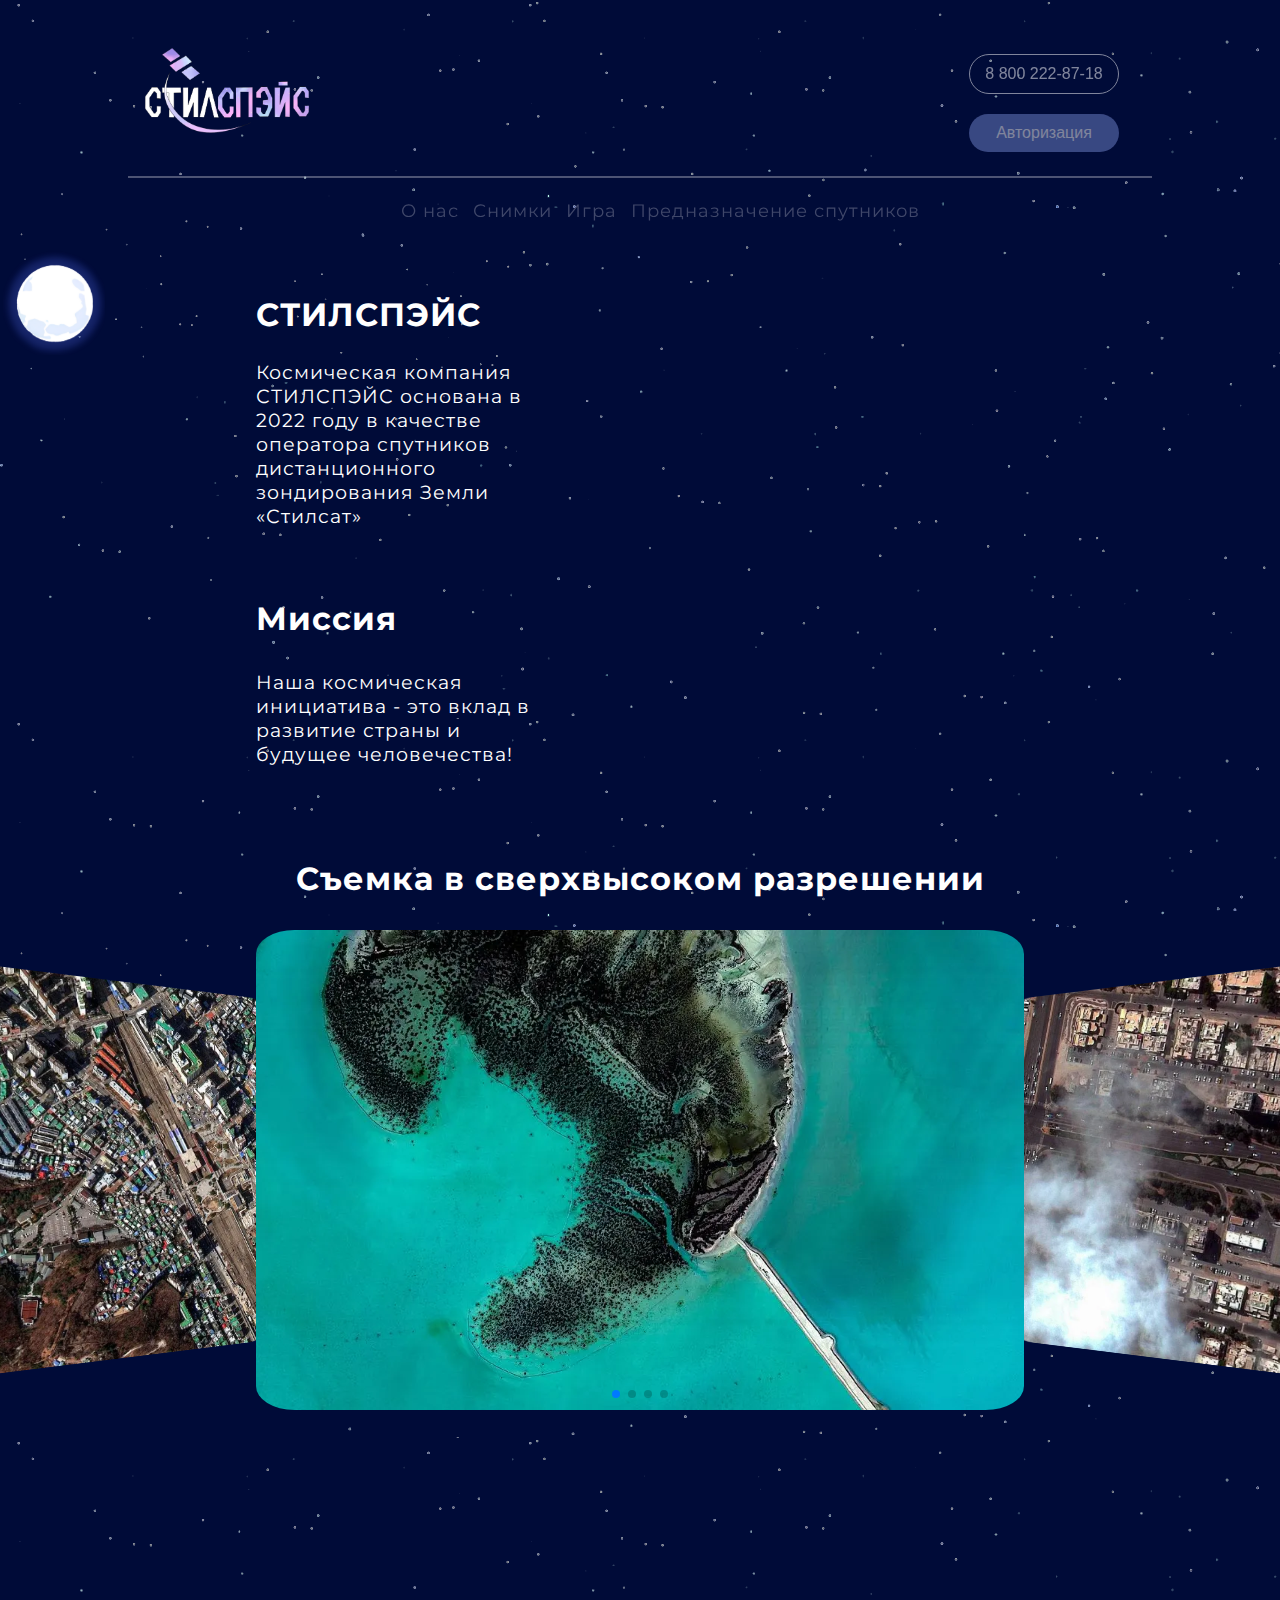
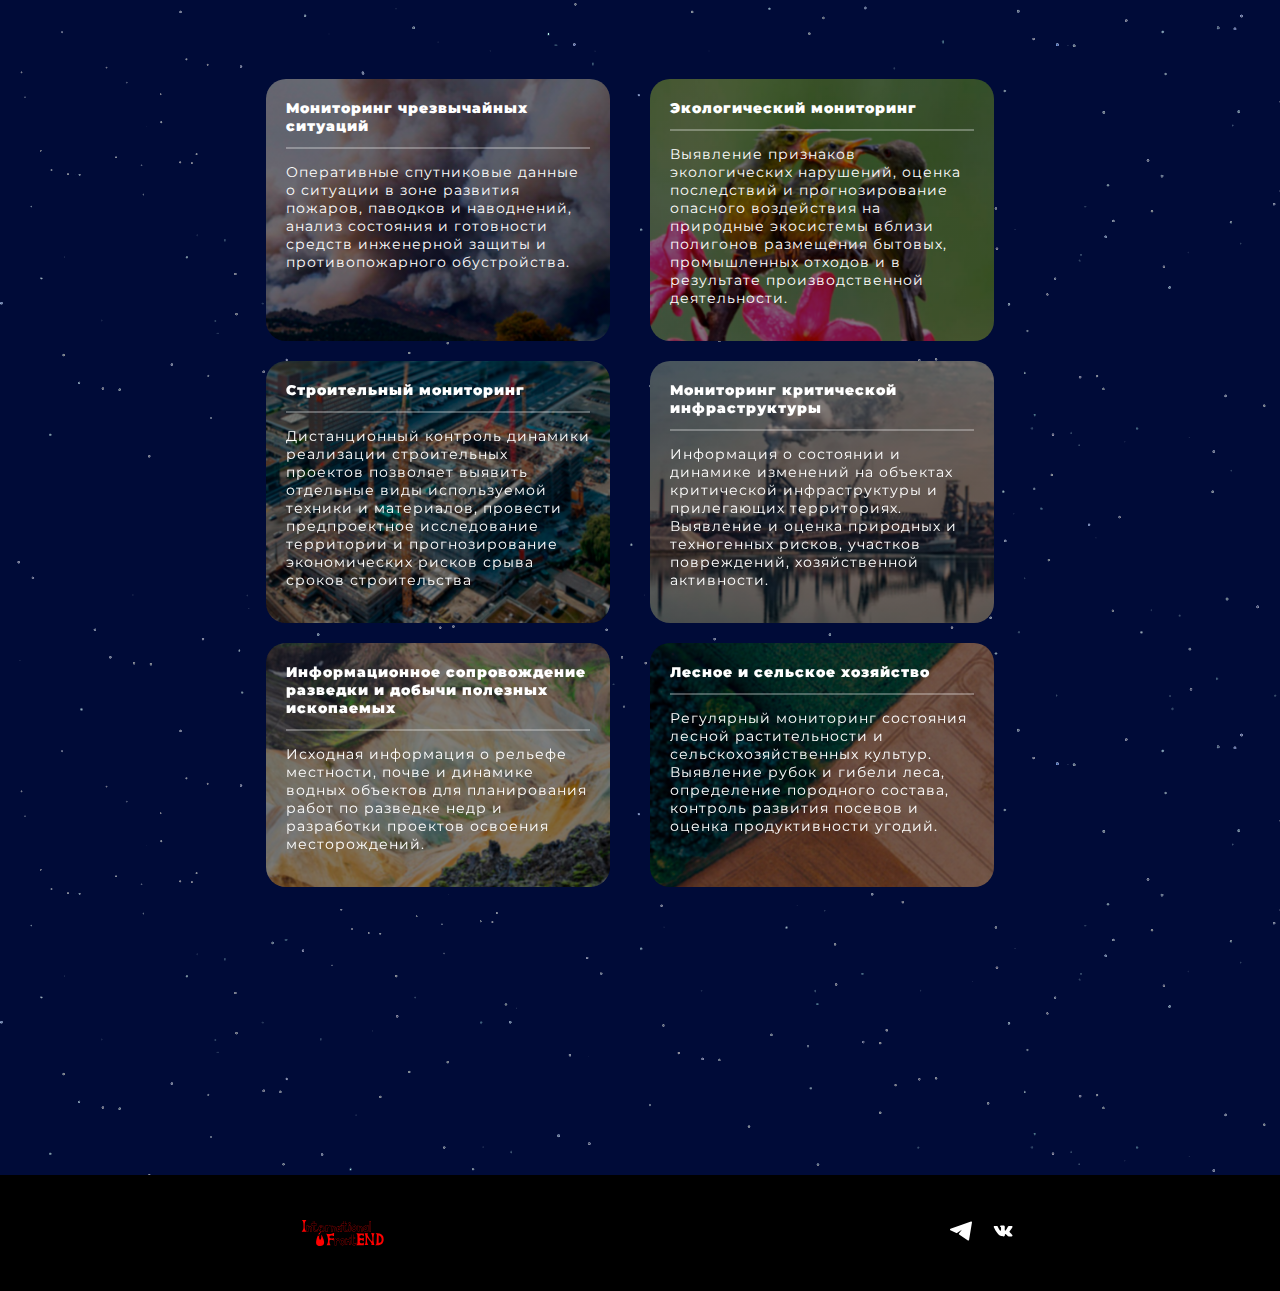
<file: index.html>
<!DOCTYPE html>
<html lang="en">

<head>
    <meta charset="UTF-8">
    <meta name="viewport" content="width=device-width, initial-scale=1.0">
    <title>Stilspace</title>
    <link rel="stylesheet" href="./style.css">
    <link rel="stylesheet" href="./screen.css">
    <link rel="stylesheet"
        href="https://fonts.googleapis.com/css2?family=Material+Symbols+Outlined:opsz,wght,FILL,GRAD@20..48,100..700,0..1,-50..200">
    <link rel="stylesheet" href="https://unpkg.com/swiper/swiper-bundle.min.css" />
    <link rel="icon" href="icon/Stutnik16x16.ico">
</head>

<body>

    <header>
        <div class="contact-inform">
            <img class="header__steelspace-logo" src="./imgs/stilspace-logo.png">
            <ul class="contact">
                <li class="contact-li">
                    <button class="light-blue-btn opacity-btn" type="button">8 800 222-87-18</button>
                </li>
                <li class="contact-li">
                    <button class="light-blue-btn" type="button">Авторизация</button>
                </li>
            </ul>
        </div>

        <nav>
            <ul>
                <li class="nav__items"><a href="#about-us">О нас</a></li>
                <li class="nav__items"><a href="#img-id">Снимки</a></li>
                <li class="nav__items"><a href="./game/min.html">Игра</a></li>
                <li class="nav__items"><a href="#articleID">Предназначение спутников</a></li>
                <!--<li class="nav__items"></li>-->
            </ul>
        </nav>
    </header>

    <img id="meteor" src="./imgs/meteor.png">
    <img id="moon" src="./imgs/moon.png" width alt="Луна">

    <main>
        <div class="main__wrapper">
            <article class="about-us" id="about-us">
                <div class="about-inform">
                    <h2 class="h-about">СТИЛСПЭЙС</h2>
                    <p class="p-about">
                        Космическая компания СТИЛСПЭЙС основана в 2022 году в качестве оператора
                        спутников дистанционного зондирования Земли «Стилсат»
                    </p>
                </div>
                <div class="mission">
                    <h3 class="h-mission element-animation">Миссия</h3>
                    <p class="p-about element-animation">
                        Наша космическая инициатива - это вклад
                        в развитие страны и будущее человечества!
                    </p>
                </div>
            </article>
            <h2 id="img-id" class="h-slide element-animation">Cъемка в сверхвысоком разрешении</h2>
            <div class="swiper-container">
                <div class="swiper-wrapper">
                    <img class="swiper-slide" src="./imgs/earthIMG/earth1.webp"> <!-- switch-IMG -->
                    <img class="swiper-slide" src="./imgs/earthIMG/earth2.webp">
                    <img class="swiper-slide" src="./imgs/earthIMG/earth3.webp">
                    <img class="swiper-slide" src="./imgs/earthIMG/earth4.webp">
                </div>

                <div class="swiper-pagination"></div>
            </div>
            <h2 class="h-card element-animation">Предназначение спутников</h2>
            <article id="articleID" class="block-card">
                <div class="card text-bg-primary mb-3" style="max-width: 19rem;">
                    <div class="card-header">Мониторинг чрезвычайных ситуаций</div>
                    <div class="card-body">
                        <p class="card-text">Оперативные спутниковые данные о ситуации в зоне развития пожаров, паводков
                            и наводнений, анализ состояния и готовности средств инженерной защиты и противопожарного
                            обустройства.</p>
                    </div>
                </div>
                <div class="card text-bg-secondary mb-3" style="max-width: 19rem;">
                    <div class="card-header">Экологический мониторинг</div>
                    <div class="card-body">
                        <p class="card-text">Выявление признаков экологических нарушений, оценка последствий и
                            прогнозирование опасного воздействия на природные экосистемы вблизи полигонов размещения
                            бытовых, промышленных отходов и в результате производственной деятельности.</p>
                    </div>
                </div>
                <div class="card text-bg-success mb-3" style="max-width: 19rem;">
                    <div class="card-header">Строительный мониторинг</div>
                    <div class="card-body">
                        <p class="card-text">Дистанционный контроль динамики реализации строительных проектов позволяет
                            выявить отдельные виды используемой техники и материалов, провести предпроектное
                            исследование территории и прогнозирование экономических рисков срыва сроков строительства
                        </p>
                    </div>
                </div>
                <div class="card text-bg-danger mb-3" style="max-width: 19rem;">
                    <div class="card-header">Мониторинг критической инфраструктуры</div>
                    <div class="card-body">
                        <p class="card-text">Информация о состоянии и динамике изменений на объектах критической
                            инфраструктуры и прилегающих территориях. Выявление и оценка природных и техногенных рисков,
                            участков повреждений, хозяйственной активности.</p>
                    </div>
                </div>
                <div class="card text-bg-warning mb-3" style="max-width: 19rem;">
                    <div class="card-header">Информационное сопровождение разведки и добычи полезных ископаемых</div>
                    <div class="card-body">
                        <p class="card-text">Исходная информация о рельефе местности, почве и динамике водных объектов
                            для планирования работ по разведке недр и разработки проектов освоения месторождений.</p>
                    </div>
                </div>
                <div class="card text-bg-info mb-3" style="max-width: 19rem;">
                    <div class="card-header">Лесное и сельское хозяйство</div>
                    <div class="card-body">
                        <p class="card-text">Регулярный мониторинг состояния лесной растительности и
                            сельскохозяйственных культур. Выявление рубок и гибели леса, определение породного состава,
                            контроль развития посевов и оценка продуктивности угодий.</p>
                    </div>
                </div>
            </article>
    </main>

    <footer>
        <div class="div-footer">
            <ul class="ul-footer">
                <li class="li-footer"><img class="svg-logo" src="imgs/logo-team.svg" alt="Логотип команды"></li>
            </ul>
    
            <ul class="ul-footer">
                <li class="li-footer"><img class="social" src="imgs/telegram-footer.svg" alt="Телеграм"></li>
                <li class="li-footer"><img class="social" src="imgs/vk-footer.svg" alt="Вконтакте"></li>
            </ul>
        </div>
    </footer>

    <div id="eater"></div>
    <script src="scrips.js"></script>
    <script src="https://unpkg.com/swiper/swiper-bundle.min.js"></script>
    <script>
        var swiper = new Swiper('.swiper-container', {
        
            effect: 'coverflow',
            grabCursor: true,
            centeredSlides: true,
            slidesPerView: 'auto',
            speed: 1000,
            autoplay: {
                delay: 2500,
                disableOnInteraction: false,
            },
            coverflowEffect: {
                rotate: 50,
                stretch: 0,
                depth: 200,
                modifier: 1,
                slideShadows: true,
            },
            pagination: {
                el: '.swiper-pagination',
                clickable: true,
            },
            loop: true,
        });
    </script>
</body>

</html>
</file>
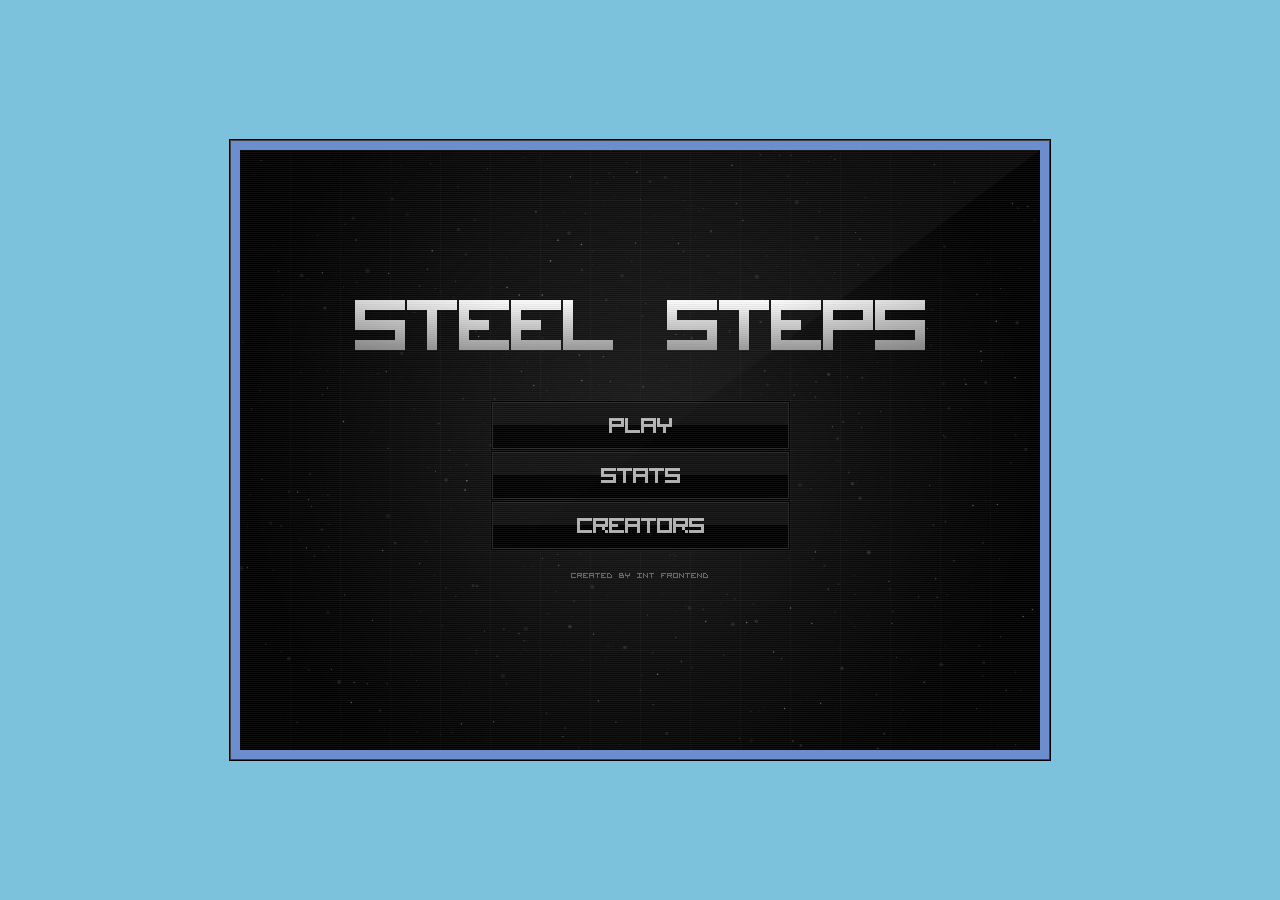
<file: game/min.html>
<!doctype html><html><head><title>Radius Raid</title><link rel="shortcut icon" id="favicon"/><style>body{background: rgba(45, 157, 201, 0.624);}#wrap{background: #6c8ece;box-shadow: inset 0 0 0 1px #404040, 0 0 0 1px #000;left: 50%;opacity: 0;padding: 10px;position: absolute;top: 50%;transition: opacity 1.5s;}.loaded #wrap{opacity: 1;}#wrap-inner{background: #000;overflow: hidden;position: relative;}canvas{cursor: crosshair;display: block;left: 0;position: absolute;top: 0;}</style></head><body><div id="wrap"><div id="wrap-inner"><canvas id="cbg1"></canvas><canvas id="cbg2"></canvas><canvas id="cbg3"></canvas><canvas id="cbg4"></canvas><canvas id="cmg"></canvas><canvas id="cfg"></canvas></div></div><script>var $ = {};function J(){this.B=function(e){for(var f=0;24>f;f++)this[String.fromCharCode(97+f)]=e[f]||0;0.01>this.c&&(this.c=0.01);e=this.b+this.c+this.e;0.18>e&&(e=0.18/e,this.b*=e,this.c*=e,this.e*=e)}}
var W=new function(){this.A=new J;var e,f,d,g,l,z,K,L,M,A,m,N;this.reset=function(){var c=this.A;g=100/(c.f*c.f+0.001);l=100/(c.g*c.g+0.001);z=1-0.01*c.h*c.h*c.h;K=1E-6*-c.i*c.i*c.i;c.a||(m=0.5-c.n/2,N=5E-5*-c.o);L=0<c.l?1-0.9*c.l*c.l:1+10*c.l*c.l;M=0;A=1==c.m?0:2E4*(1-c.m)*(1-c.m)+32};this.D=function(){this.reset();var c=this.A;e=1E5*c.b*c.b;f=1E5*c.c*c.c;d=1E5*c.e*c.e+10;return e+f+d|0};this.C=function(c,O){var a=this.A,P=1!=a.s||a.v,r=0.1*a.v*a.v,Q=1+3E-4*a.w,n=0.1*a.s*a.s*a.s,X=1+1E-4*a.t,Y=1!=
a.s,Z=a.x*a.x,$=a.g,R=a.q||a.r,aa=0.2*a.r*a.r*a.r,D=a.q*a.q*(0>a.q?-1020:1020),S=a.p?(2E4*(1-a.p)*(1-a.p)|0)+32:0,ba=a.d,T=a.j/2,ca=0.01*a.k*a.k,E=a.a,F=e,da=1/e,ea=1/f,fa=1/d,a=5/(1+20*a.u*a.u)*(0.01+n);0.8<a&&(a=0.8);for(var a=1-a,G=!1,U=0,v=0,w=0,B=0,t=0,x,u=0,h,p=0,s,H=0,b,V=0,q,I=0,C=Array(1024),y=Array(32),k=C.length;k--;)C[k]=0;for(k=y.length;k--;)y[k]=2*Math.random()-1;for(k=0;k<O;k++){if(G)return k;S&&++V>=S&&(V=0,this.reset());A&&++M>=A&&(A=0,g*=L);z+=K;g*=z;g>l&&(g=l,0<$&&(G=!0));h=g;0<
T&&(I+=ca,h*=1+Math.sin(I)*T);h|=0;8>h&&(h=8);E||(m+=N,0>m?m=0:0.5<m&&(m=0.5));if(++v>F)switch(v=0,++U){case 1:F=f;break;case 2:F=d}switch(U){case 0:w=v*da;break;case 1:w=1+2*(1-v*ea)*ba;break;case 2:w=1-v*fa;break;case 3:w=0,G=!0}R&&(D+=aa,s=D|0,0>s?s=-s:1023<s&&(s=1023));P&&Q&&(r*=Q,1E-5>r?r=1E-5:0.1<r&&(r=0.1));q=0;for(var ga=8;ga--;){p++;if(p>=h&&(p%=h,3==E))for(x=y.length;x--;)y[x]=2*Math.random()-1;switch(E){case 0:b=p/h<m?0.5:-0.5;break;case 1:b=1-2*(p/h);break;case 2:b=p/h;b=0.5<b?6.28318531*
(b-1):6.28318531*b;b=0>b?1.27323954*b+0.405284735*b*b:1.27323954*b-0.405284735*b*b;b=0>b?0.225*(b*-b-b)+b:0.225*(b*b-b)+b;break;case 3:b=y[Math.abs(32*p/h|0)]}P&&(x=u,n*=X,0>n?n=0:0.1<n&&(n=0.1),Y?(t+=(b-u)*n,t*=a):(u=b,t=0),u+=t,B+=u-x,b=B*=1-r);R&&(C[H%1024]=b,b+=C[(H-s+1024)%1024],H++);q+=b}q=0.125*q*w*Z;c[k]=1<=q?32767:-1>=q?-32768:32767*q|0}return O}};
window.jsfxr=function(e){W.A.B(e);var f=W.D();e=new Uint8Array(4*((f+1)/2|0)+44);var f=2*W.C(new Uint16Array(e.buffer,44),f),d=new Uint32Array(e.buffer,0,44);d[0]=1179011410;d[1]=f+36;d[2]=1163280727;d[3]=544501094;d[4]=16;d[5]=65537;d[6]=44100;d[7]=88200;d[8]=1048578;d[9]=1635017060;d[10]=f;for(var f=f+44,d=0,g="data:audio/wav;base64,";d<f;d+=3)var l=e[d]<<16|e[d+1]<<8|e[d+2],g=g+("ABCDEFGHIJKLMNOPQRSTUVWXYZabcdefghijklmnopqrstuvwxyz0123456789+/"[l>>18]+"ABCDEFGHIJKLMNOPQRSTUVWXYZabcdefghijklmnopqrstuvwxyz0123456789+/"[l>>
12&63]+"ABCDEFGHIJKLMNOPQRSTUVWXYZabcdefghijklmnopqrstuvwxyz0123456789+/"[l>>6&63]+"ABCDEFGHIJKLMNOPQRSTUVWXYZabcdefghijklmnopqrstuvwxyz0123456789+/"[l&63]);d-=f;return g.slice(0,g.length-d)+"==".slice(0,d)};
window.requestAnimFrame=window.requestAnimationFrame||window.webkitRequestAnimationFrame||window.mozRequestAnimationFrame||function(a){window.setTimeout(a,1E3/60)};$.b={};$.h=Math.PI;$.La=2*$.h;$.b.f=function(a,b){return Math.random()*(b-a)+a};$.b.$a=function(a,b,c,d){return Math.sqrt(Math.pow(a-c,2)+Math.pow(b-d,2))};$.b.Xc=function(a,b,c,d){var f=$.ha,e=$.ia;return!(0>a+c||0+f<a||0>b+d||0+e<b)};$.b.Vb=function(a,b,c,d,f,e,g){return!(a+c<=d||a-c>=d+e||b+c<=f||b-c>=f+g)};
$.b.Ic=function(a,b,c,d){var f=$.d.x,e=$.d.y,g=$.d.e+2;return!(f<=a-g||f>=a+c+g||e<=b-g||e>=b+d+g)};$.b.fb=function(a,b,c,d,f,e){return a>=c&&a<=c+f&&b>=d&&b<=d+e};$.b.qc=function(a,b,c,d){d=0>=d?1:d;a.beginPath();a.arc(b,c,d,0,$.La,!1)};$.b.Sa=function(a,b,c,d,f){$.b.qc(a,b,c,d);a.fillStyle=f;a.fill()};$.b.Lb=function(a,b,c,d,f,e){$.b.qc(a,b,c,d);a.lineWidth=e;a.strokeStyle=f;a.stroke()};$.b.lb=function(a,b){a+="";return a.length<b?$.b.lb("0"+a,b):a};
$.b.rc=function(a){var b=Math.floor(a/60);a=Math.floor(a%60);return $.b.lb(b,2)+":"+$.b.lb(a,2)};$.b.Pa=function(a){var b=(a+"").split(".");a=b[0];for(var b=1<b.length?"."+b[1]:"",c=/(\d+)(\d{3})/;c.test(a);)a=a.replace(c,"$1,$2");return a+b};$.b.yc=function(a){return"undefined"!=typeof a};$.Ec=function(){var a=$,b;b=(b=localStorage.getItem("radiusraid"))&&JSON.parse(b);a.ea=b||{mute:0,autofire:0,score:0,level:0,rounds:0,kills:0,bullets:0,powerups:0,time:0}};
$.oc=function(){localStorage.setItem("radiusraid",JSON.stringify($.ea))};$.Lc=function(){localStorage.removeItem("radiusraid");$.Ec()};$.o={};
$.o.da={shoot:{count:10,Ka:[[2,,0.2,,0.1753,0.64,,-0.5261,,,,,,0.5522,-0.564,,,,1,,,,,0.25]]},shootAlt:{count:10,Ka:[[0,,0.16,0.18,0.18,0.47,0.0084,-0.26,,,,,,0.74,-1,,-0.76,,1,,,,,0.15]]},hit:{count:10,Ka:[[3,,0.0138,,0.2701,0.4935,,-0.6881,,,,,,,,,,,1,,,,,0.25],[0,,0.0639,,0.2425,0.7582,,-0.6217,,,,,,0.4039,,,,,1,,,,,0.25],[3,,0.0948,,0.2116,0.7188,,-0.6372,,,,,,,,,,,1,,,0.2236,,0.25]]},explosion:{count:5,Ka:[[3,,0.1164,0.88,0.37,0.06,,0.1599,,,,-0.0846,0.6485,,,,0.3963,-0.0946,1,,,,,0.25],[3,,
0.2958,0.3173,0.3093,0.0665,,0.1334,,,,,,,,,,,1,,,,,0.25]]},explosionAlt:{count:5,Ka:[[3,,0.15,0.7523,0.398,0.15,,-0.18,,0.39,0.53,-0.3428,0.6918,,,0.5792,0.6,0.56,1,,,,,0.25]]},takingDamage:{count:5,Ka:[[3,,0.1606,0.5988,0.2957,0.1157,,-0.3921,,,,,,,,,0.3225,-0.2522,1,,,,,0.25],[3,,0.1726,0.2496,0.2116,0.0623,,-0.2096,,,,,,,,,0.2665,-0.1459,1,,,,,0.25],[3,,0.1645,0.7236,0.3402,0.0317,,,,,,,,,,,,,1,,,,,0.25]]},death:{count:1,Ka:[[3,,0.51,,1,0.1372,,0.02,0.1,,,,0.89,0.7751,,,-0.16,0.32,1,0.3999,0.81,
,0.1999,0.15]]},powerup:{count:3,Ka:[[0,,0.01,,0.4384,0.2,,0.12,0.28,1,0.65,,,0.0419,,,,,1,,,,,0.4]]},levelup:{count:2,Ka:[[2,1,0.01,,0.84,0.19,,,,0.62,0.7,,,-0.7248,0.8522,,,,1,,,,,0.45]]},hover:{count:10,Ka:[[0,0.08,0.18,,,0.65,,1,1,,,0.94,1,,,,-0.3,1,1,,,0.3,0.5,0.35]]},click:{count:5,Ka:[[3,,0.18,,,1,,-1,-1,,,,,,,,,,1,,,0.64,,0.35]]}};
$.o.pa=[{value:5,speed:1.5,k:1,e:15,g:180,Ib:1,Ya:function(){this.direction="top"==this.start?$.h/2:"right"==this.start?-$.h:"bottom"==this.start?-$.h/2:0},wa:function(){var a=this.speed;$.qa&&(a=this.speed/$.sa);this.aa=Math.cos(this.direction)*a;this.q=Math.sin(this.direction)*a}},{value:10,speed:1.5,k:2,e:15,g:120,Ib:1,Ya:function(){var a=Math.floor($.b.f(0,2));this.direction="top"==this.start?a?$.h/2+$.h/4:$.h/2-$.h/4:"right"==this.start?a?-$.h+$.h/4:-$.h-$.h/4:"bottom"==this.start?a?-$.h/2+$.h/
4:-$.h/2-$.h/4:a?$.h/4:-$.h/4},wa:function(){var a=this.speed;$.qa&&(a=this.speed/$.sa);this.aa=Math.cos(this.direction)*a;this.q=Math.sin(this.direction)*a}},{value:15,speed:1.5,k:2,e:20,g:330,wa:function(){var a=this.speed;$.qa&&(a=this.speed/$.sa);var b=Math.atan2($.d.y-this.y,$.d.x-this.x);this.aa=Math.cos(b)*a;this.q=Math.sin(b)*a}},{value:20,speed:0.5,k:3,e:50,g:210,pb:1,wa:function(){var a=this.speed;$.qa&&(a=this.speed/$.sa);var b=Math.atan2($.d.y-this.y,$.d.x-this.x);this.aa=Math.cos(b)*
a;this.q=Math.sin(b)*a},dc:function(){if(this.pb)for(var a=0;4>a;a++){var b=$.nc(this.type);b.e=20;b.pb=0;b.speed=1;b.k=1;b.value=5;b.x=this.x;b.y=this.y;0==a?b.x-=45:1==a?b.x+=45:b.y=2==a?b.y-45:b.y+45;$.pa.push(b)}}},{value:25,speed:2,k:4,e:20,g:30,Ib:1,Ya:function(){this.direction="top"==this.start?$.h/2:"right"==this.start?-$.h:"bottom"==this.start?-$.h/2:0},wa:function(){var a=this.speed*$.b.f(1,2);$.qa&&(a=this.speed/$.sa);this.direction+=$.b.f(-0.15,0.15);this.aa=Math.cos(this.direction)*a;
this.q=Math.sin(this.direction)*a}},{value:30,speed:1,k:3,e:20,g:0,m:0,ja:30,wa:function(){var a=this.speed;$.qa&&(a=this.speed/$.sa);var b=Math.atan2($.d.y-this.y,$.d.x-this.x);this.aa=Math.cos(b)*a;this.q=Math.sin(b)*a}},{value:35,speed:0.25,k:8,e:80,g:150,wa:function(){var a=this.speed;$.qa&&(a=this.speed/$.sa);var b=Math.atan2($.d.y-this.y,$.d.x-this.x);this.aa=Math.cos(b)*a;this.q=Math.sin(b)*a}},{value:40,speed:2.5,k:1,e:15,g:300,wa:function(){var a=this.speed;$.qa&&(a=this.speed/$.sa);var b=
Math.atan2($.d.y-this.y,$.d.x-this.x),b=b+1*Math.cos($.fa/50);this.aa=Math.cos(b)*a;this.q=Math.sin(b)*a}},{value:45,speed:1.5,xc:0.1,k:6,e:20,g:0,m:0,ja:100,wa:function(){var a=this.speed,b=this.xc;$.qa&&(a=this.speed/$.sa,b=this.xc/$.sa);var c=$.d.x-this.x,d=$.d.y-this.y,f=Math.atan2(d,c);200<Math.sqrt(c*c+d*d)?(this.aa=Math.cos(f)*a,this.q=Math.sin(f)*a,this.fillStyle="hsla("+this.g+", "+this.m+"%, "+this.ja+"%, 0.1)",this.strokeStyle="hsla("+this.g+", "+this.m+"%, "+this.ja+"%, 1)"):(this.aa+=
$.b.f(-0.25,0.25),this.q+=$.b.f(-0.25,0.25),this.e+=b*$.j,a=$.b.f(0,360),lightness=$.b.f(50,80),this.fillStyle="hsla("+a+", 100%, "+lightness+"%, 0.2)",this.strokeStyle="hsla("+a+", 100%, "+lightness+"%, 1)")}},{value:50,speed:0.5,Ab:0.015,k:2,e:20,g:60,Ya:function(){var a=this.x-$.d.x,b=this.y-$.d.y;this.zb=Math.atan2(b,a);this.$a=Math.sqrt(a*a+b*b);0.5<Math.random()&&(this.Ab=-this.Ab)},wa:function(){var a=this.speed,b=this.Ab;$.qa&&(a=this.speed/$.sa,b=this.Ab/$.sa);this.$a-=a*$.j;this.zb+=b*$.j;
this.aa=($.d.x+Math.cos(this.zb)*this.$a-this.x)/50;this.q=($.d.y+Math.sin(this.zb)*this.$a-this.y)/50}},{value:55,speed:1,k:3,e:45,g:0,pb:1,Kb:0,hd:250,wa:function(){var a=this.speed;$.qa&&(a=this.speed/$.sa);var b=Math.atan2($.d.y-this.y,$.d.x-this.x),b=b+1*Math.cos($.fa/50);this.aa=Math.cos(b)*a;this.q=Math.sin(b)*a;this.pb&&(this.Kb<this.hd?this.Kb+=$.j:(this.Kb=0,a=$.nc(this.type),a.e=20,a.pb=0,a.speed=3,a.k=1,a.value=30,a.x=this.x,a.y=this.y,$.pa.push(a)))}},{value:60,speed:1.5,k:10,e:30,g:90,
Ya:function(){this.od=$.b.f(50,$.ha-50);this.pd=$.b.f(50,$.ia-50)},wa:function(){var a=this.speed;$.qa&&(a=this.speed/$.sa);var b=this.od-this.x,c=this.pd-this.y,d=Math.atan2(c,b);Math.sqrt(b*b+c*c)>this.speed?(this.aa=Math.cos(d)*a,this.q=Math.sin(d)*a):this.q=this.aa=0}},{value:65,speed:6,k:1,e:5,g:0,Ib:1,Ya:function(){this.e=$.b.f(15,35);this.speed=$.b.f(3,8);if(0.5<Math.random())this.direction="top"==this.start?$.h/2:"right"==this.start?-$.h:"bottom"==this.start?-$.h/2:0;else{var a=Math.floor($.b.f(0,
2));this.direction="top"==this.start?a?$.h/2+$.h/4:$.h/2-$.h/4:"right"==this.start?a?-$.h+$.h/4:-$.h-$.h/4:"bottom"==this.start?a?-$.h/2+$.h/4:-$.h/2-$.h/4:a?$.h/4:-$.h/4}},wa:function(){var a=this.speed;$.qa&&(a=this.speed/$.sa);this.aa=Math.cos(this.direction)*a;this.q=Math.sin(this.direction)*a;this.g+=10;this.ja=50;this.fillStyle="hsla("+this.g+", 100%, "+this.ja+"%, 0.2)";this.strokeStyle="hsla("+this.g+", 100%, "+this.ja+"%, 1)"}}];$.o.cb=[];
for(var h=0;h<$.o.pa.length;h++){for(var l=[],q=0;q<h+1;q++){var r=q==h?Math.floor(18.75*(h+1)):25*(h+1),r=0==h?25:r;l.push(r)}$.o.cb.push({Ta:10+7*(h+1),ab:l})}$.o.ka=[{title:"HEALTH PACK",g:0,m:0,ja:100},{title:"SLOW ENEMIES",g:200,m:0,ja:100},{title:"FAST SHOT",g:100,m:100,ja:60},{title:"TRIPLE SHOT",g:200,m:100,ja:60},{title:"PIERCE SHOT",g:0,m:100,ja:60}];
$.o.zc={1:[[,,1,,0],[,1,1,,0],[,,1,,0],[,,1,,0],[1,1,1,1,1]],2:[[1,1,1,1,0],[,,,,1],[,1,1,1,0],[1,,,,0],[1,1,1,1,1]],3:[[1,1,1,1,0],[,,,,1],[,1,1,1,1],[,,,,1],[1,1,1,1,0]],4:[[1,,,1,0],[1,,,1,0],[1,1,1,1,1],[,,,1,0],[,,,1,0]],5:[[1,1,1,1,1],[1,,,,0],[1,1,1,1,0],[,,,,1],[1,1,1,1,0]],6:[[,1,1,1,0],[1,,,,0],[1,1,1,1,0],[1,,,,1],[,1,1,1,0]],7:[[1,1,1,1,1],[,,,,1],[,,,1,0],[,,1,,0],[,,1,,0]],8:[[,1,1,1,0],[1,,,,1],[,1,1,1,0],[1,,,,1],[,1,1,1,0]],9:[[,1,1,1,0],[1,,,,1],[,1,1,1,1],[,,,,1],[,1,1,1,0]],0:[[,
1,1,1,0],[1,,,,1],[1,,,,1],[1,,,,1],[,1,1,1,0]],A:[[1,1,1,1,1],[1,,,,1],[1,1,1,1,1],[1,,,,1],[1,,,,1]],B:[[1,1,1,1,0],[1,,,1,0],[1,1,1,1,1],[1,,,,1],[1,1,1,1,1]],C:[[1,1,1,1,1],[1,,,,0],[1,,,,0],[1,,,,0],[1,1,1,1,1]],D:[[1,1,1,,0],[1,,,1,0],[1,,,,1],[1,,,,1],[1,1,1,1,1]],E:[[1,1,1,1,1],[1,,,,0],[1,1,1,,0],[1,,,,0],[1,1,1,1,1]],F:[[1,1,1,1,1],[1,,,,0],[1,1,1,,0],[1,,,,0],[1,,,,0]],G:[[1,1,1,1,1],[1,,,,0],[1,,1,1,1],[1,,,,1],[1,1,1,1,1]],H:[[1,,,,1],[1,,,,1],[1,1,1,1,1],[1,,,,1],[1,,,,1]],I:[[1,1,1,
1,1],[,,1,,0],[,,1,,0],[,,1,,0],[1,1,1,1,1]],J:[[,,,,1],[,,,,1],[,,,,1],[1,,,,1],[1,1,1,1,1]],K:[[1,,,1,0],[1,,1,,0],[1,1,1,,0],[1,,,1,0],[1,,,,1]],L:[[1,,,,0],[1,,,,0],[1,,,,0],[1,,,,0],[1,1,1,1,1]],M:[[1,,,,1],[1,1,,1,1],[1,,1,,1],[1,,,,1],[1,,,,1]],N:[[1,,,,1],[1,1,,,1],[1,,1,,1],[1,,,1,1],[1,,,,1]],O:[[1,1,1,1,1],[1,,,,1],[1,,,,1],[1,,,,1],[1,1,1,1,1]],P:[[1,1,1,1,1],[1,,,,1],[1,1,1,1,1],[1,,,,0],[1,,,,0]],Q:[[1,1,1,1,0],[1,,,1,0],[1,,,1,0],[1,,,1,0],[1,1,1,1,1]],R:[[1,1,1,1,1],[1,,,,1],[1,1,
1,1,1],[1,,,1,0],[1,,,,1]],S:[[1,1,1,1,1],[1,,,,0],[1,1,1,1,1],[,,,,1],[1,1,1,1,1]],T:[[1,1,1,1,1],[,,1,,0],[,,1,,0],[,,1,,0],[,,1,,0]],U:[[1,,,,1],[1,,,,1],[1,,,,1],[1,,,,1],[1,1,1,1,1]],V:[[1,,,,1],[1,,,,1],[1,,,,1],[,1,,1,0],[,,1,,0]],W:[[1,,,,1],[1,,,,1],[1,,1,,1],[1,1,,1,1],[1,,,,1]],X:[[1,,,,1],[,1,,1,0],[,,1,,0],[,1,,1,0],[1,,,,1]],Y:[[1,,,,1],[1,,,,1],[1,1,1,1,1],[,,1,,0],[,,1,,0]],Z:[[1,1,1,1,1],[,,,1,0],[,,1,,0],[,1,,,0],[1,1,1,1,1]]," ":[[,,,,0],[,,,,0],[,,,,0],[,,,,0],[,,,,0]],",":[[,
,,,0],[,,,,0],[,,,,0],[,,1,,0],[,,1,,0]],"+":[[,,,,0],[,,1,,0],[,1,1,1,0],[,,1,,0],[,,,,0]],"/":[[,,,,1],[,,,1,0],[,,1,,0],[,1,,,0],[1,,,,0]],":":[[,,,,0],[,,1,,0],[,,,,0],[,,1,,0],[,,,,0]],"@":[[1,1,1,1,1],[,,,,1],[1,1,1,,1],[1,,1,,1],[1,1,1,1,1]]};$.da={nb:{},lc:[],play:function(a){if(!$.sb){var b=$.da.nb[a],b=1<b.length?$.da.nb[a][Math.floor($.b.f(0,b.length))]:$.da.nb[a][0];b.Cc[b.fa].play();b.fa<b.count-1?b.fa++:b.fa=0}}};
for(var v in $.o.da)$.da.nb[v]=[],$.o.da[v].Ka.forEach(function(a,b){$.da.nb[v].push({fa:0,count:$.o.da[v].count,Cc:[]});for(var c=0;c<$.o.da[v].count;c++){var d=new Audio;d.src=jsfxr(a);$.da.lc.push(d);$.da.nb[v][b].Cc.push(d)}});$.kd=function(a){for(var b=a.text.length,c=0;c<b;c++)for(var d=$.o.zc[a.text.charAt(c)]||$.o.zc.unknown,f=0;5>f;f++)for(var e=0;5>e;e++)1===d[f][e]&&a.v.rect(a.x+e*a.scale+(5*a.scale+a.r)*c,a.y+f*a.scale,a.scale,a.scale)};
$.text=function(a){var b=5*a.scale,c=a.text.split("\n"),d=c.slice(0),f=c.length,d=d.sort(function(a,b){return b.length-a.length})[0],d=d.length*b+(d.length-1)*a.r,e=f*b+(f-1)*a.$,g=a.x,n=a.y,s=a.x+d,t=a.y+e;"center"==a.t?(g=a.x-d/2,s=a.x+d/2):"right"==a.t&&(g=a.x-d,s=a.x);"center"==a.u?(n=a.y-e/2,t=a.y+e/2):"bottom"==a.u&&(n=a.y-e,t=a.y);var x=g+d/2,y=n+e/2;if(a.i)for(var p=0;p<f;p++){var u=c[p],w=u.length*b+(u.length-1)*a.r,m=a.x,k=a.y+(b+a.$)*p;"center"==a.t?m=a.x-w/2:"right"==a.t&&(m=a.x-w);"center"==
a.u?k-=e/2:"bottom"==a.u&&(k-=e);a.ca&&(m=Math.floor(m),k=Math.floor(k));$.kd({v:a.v,x:m,y:k,text:u,r:a.r,scale:a.scale})}return{la:g,na:n,sc:x,tc:y,ra:s,ga:t,width:d,height:e}};$.Rb=function(){this.x=$.ha/2;this.y=$.ia/2;this.q=this.aa=0;this.Oa=4;this.Oa=6;this.direction=0;this.yb=0.5;this.e=10;this.k=1;this.Mb=0;this.fillStyle="#fff";this.s={Fb:5,rb:5,Fc:0.3,count:1,Aa:{size:15,lineWidth:2,cc:1,speed:10,ub:0,strokeStyle:"#fff"},Eb:0}};
$.Rb.prototype.update=function(){if(0<this.k){$.keys.state.Nb?(this.q-=this.yb*$.j,this.q<-this.Oa&&(this.q=-this.Oa)):$.keys.state.oa&&(this.q+=this.yb*$.j,this.q>this.Oa&&(this.q=this.Oa));$.keys.state.left?(this.aa-=this.yb*$.j,this.aa<-this.Oa&&(this.aa=-this.Oa)):$.keys.state.right&&(this.aa+=this.yb*$.j,this.aa>this.Oa&&(this.aa=this.Oa));this.q*=0.9;this.aa*=0.9;this.x+=this.aa*$.j;this.y+=this.q*$.j;this.x>=$.ha-this.e&&(this.x=$.ha-this.e);this.x<=this.e&&(this.x=this.e);this.y>=$.ia-this.e&&
(this.y=$.ia-this.e);this.y<=this.e&&(this.y=this.e);this.direction=Math.atan2($.w.y-this.y,$.w.x-this.x);if(this.s.rb<this.s.Fb)this.s.rb+=$.j;else if($.ob||!$.ob&&$.w.oa){$.da.play("shoot");(0<$.p[2]||0<$.p[3]||0<$.p[4])&&$.da.play("shootAlt");this.s.rb-=this.s.Fb;this.s.Eb=6;if(1<this.s.count)var a=-this.s.Fc/2,b=this.s.Fc/(this.s.count-1);else b=a=0;for(var c=this.x+Math.cos(this.direction)*(this.e+this.s.Aa.size),d=this.y+Math.sin(this.direction)*(this.e+this.s.Aa.size),f=0;f<this.s.count;f++){$.Zb++;
var e=this.s.Aa.strokeStyle;if(0<$.p[2]||0<$.p[3]||0<$.p[4])e=[],0<$.p[2]&&e.push("hsl("+$.o.ka[2].g+", "+$.o.ka[2].m+"%, "+$.o.ka[2].ja+"%)"),0<$.p[3]&&e.push("hsl("+$.o.ka[3].g+", "+$.o.ka[3].m+"%, "+$.o.ka[3].ja+"%)"),0<$.p[4]&&e.push("hsl("+$.o.ka[4].g+", "+$.o.ka[4].m+"%, "+$.o.ka[4].ja+"%)"),e=e[Math.floor($.b.f(0,e.length))];$.Ca.push(new $.Pb({x:c,y:d,speed:this.s.Aa.speed,direction:this.direction+a+f*b,cc:this.s.Aa.cc,size:this.s.Aa.size,lineWidth:this.s.Aa.lineWidth,strokeStyle:e,ub:this.s.Aa.ub}))}}this.Mb=
0;for(a=$.pa.length;a--;)b=$.pa[a],b.Fa&&$.b.$a(this.x,this.y,b.x,b.y)<=this.e+b.e&&($.ta.push(new $.Ma({x:this.x,y:this.y,count:2,Za:0,Na:0.85,Xa:2,Wa:15,Qa:0,Va:$.La,g:0,m:0})),this.Mb=1,this.k-=0.0075,$.ba.l=3,0==Math.floor($.fa)%5&&$.da.play("takingDamage"))}};
$.Rb.prototype.i=function(){if(0<this.k){if(this.Mb){var a="hsla(0, 0%, "+$.b.f(0,100)+"%, 1)";$.a.fillStyle="hsla(0, 0%, "+$.b.f(0,100)+"%, "+$.b.f(0.01,0.15)+")";$.a.fillRect(-$.screen.x,-$.screen.y,$.c,$.ch)}else 0<this.s.Eb?(this.s.Eb-=$.j,a="hsla("+$.b.f(0,359)+", 100%, "+$.b.f(20,80)+"%, 1)"):a=this.fillStyle;$.a.save();$.a.translate(this.x,this.y);$.a.rotate(this.direction-$.h/4);$.a.fillStyle=a;$.a.fillRect(0,0,this.e,this.e);$.a.restore();$.a.save();$.a.translate(this.x,this.y);$.a.rotate(this.direction-
$.h/4+$.La/3);$.a.fillStyle=a;$.a.fillRect(0,0,this.e,this.e);$.a.restore();$.a.save();$.a.translate(this.x,this.y);$.a.rotate(this.direction-$.h/4-$.La/3);$.a.fillStyle=a;$.a.fillRect(0,0,this.e,this.e);$.a.restore();$.b.Sa($.a,this.x,this.y,this.e-3,a)}};
$.Qb=function(a){for(var b in a)this[b]=a[b];this.ja=$.b.yc(this.ja)?this.ja:50;this.m=$.b.yc(this.m)?this.m:100;this.Ya=this.Ya||function(){};this.dc=this.dc||function(){};this.index=$.Qc++;this.Fa=this.jb=this.aa=this.q=0;this.Hb=a.k;this.fillStyle="hsla("+this.g+", "+this.m+"%, "+this.ja+"%, 0.1)";this.strokeStyle="hsla("+this.g+", "+this.m+"%, "+this.ja+"%, 1)";this.Ya();0<$.bb&&(this.Hb=this.k+=0.25*$.bb,this.speed+=Math.min($.d.Oa,0.25*$.bb),this.value+=5*$.bb)};
$.Qb.prototype.update=function(a){this.wa();this.x+=this.aa*$.j;this.y+=this.q*$.j;this.Ib&&!$.b.Vb(this.x,this.y,this.e+10,0,0,$.ha,$.ia)&&$.pa.splice(a,1);this.Fa=$.b.Vb(this.x,this.y,this.e,-$.screen.x,-$.screen.y,$.c,$.ch)?1:0};
$.Qb.prototype.i=function(){if(this.Fa){var a=$.fc/6;$.b.Sa($.a,this.x,this.y,this.e,this.fillStyle);$.b.Lb($.a,this.x,this.y,this.e/4+Math.cos(a)*this.e/4,this.strokeStyle,1.5);$.b.Lb($.a,this.x,this.y,this.e-0.5,this.strokeStyle,1);$.a.strokeStyle=this.strokeStyle;$.a.lineWidth=4;$.a.beginPath();$.a.arc(this.x,this.y,this.e-0.5,a+$.h,a+$.h+$.h/2);$.a.stroke();$.a.beginPath();$.a.arc(this.x,this.y,this.e-0.5,a,a+$.h/2);$.a.stroke();$.qa&&$.b.Sa($.a,this.x,this.y,this.e,"hsla("+$.b.f(160,220)+", 100%, 50%, 0.25)");
0<this.jb&&(this.jb-=$.j,$.b.Sa($.a,this.x,this.y,this.e,"hsla("+this.g+", "+this.m+"%, 75%, "+this.jb/10+")"),$.b.Lb($.a,this.x,this.y,this.e,"hsla("+this.g+", "+this.m+"%, "+$.b.f(60,90)+"%, "+this.jb/10+")",$.b.f(1,10)));this.Fa&&0<this.k&&this.k<this.Hb&&($.a.fillStyle="hsla(0, 0%, 0%, 0.75)",$.a.fillRect(this.x-this.e,this.y-this.e-6,2*this.e,3),$.a.fillStyle="hsla("+120*(this.k/this.Hb)+", 100%, 50%, 0.75)",$.a.fillRect(this.x-this.e,this.y-this.e-6,2*this.e*(this.k/this.Hb),3))}};
$.Pb=function(a){for(var b in a)this[b]=a[b];this.ec=[];this.Fa=0;$.ta.push(new $.Ma({x:this.x,y:this.y,count:1,Za:1,Na:0.75,Xa:2,Wa:10,Qa:0,Va:$.La,g:0,m:0}))};
$.Pb.prototype.update=function(a){this.x+=Math.cos(this.direction)*this.speed*$.j;this.y+=Math.sin(this.direction)*this.speed*$.j;this.ra=this.x-Math.cos(this.direction)*this.size;this.ga=this.y-Math.sin(this.direction)*this.size;for(var b=$.pa.length;b--;){var c=$.pa[b];if($.b.$a(this.x,this.y,c.x,c.y)<=c.e){if(-1==this.ec.indexOf(c.index)){$.ta.push(new $.Ma({x:this.x,y:this.y,count:Math.floor($.b.f(1,4)),Za:0,Na:0.85,Xa:5,Wa:12,Qa:this.direction-$.h-$.h/5,Va:this.direction-$.h+$.h/5,g:c.g}));this.ec.push(c.index);
var d=b,f=this.cc;c.Fa&&$.da.play("hit");c.k-=f;c.jb=10;0>=c.k&&(c.Fa&&($.Ra.push(new $.wb({x:c.x,y:c.y,e:c.e,g:c.g,m:c.m})),$.ta.push(new $.Ma({x:c.x,y:c.y,count:10,Za:c.e,Na:0.85,Xa:5,Wa:20,Qa:0,Va:$.La,g:c.g,m:c.m})),$.hb.push(new $.Ub({x:c.x,y:c.y,value:c.value,g:c.g,m:c.m,ja:60})),$.ba.l=6),c.dc(),$.jd(c.x,c.y),$.mb+=c.value,$.l.Ha++,$.Ha++,$.pa.splice(d,1));3<this.ec.length&&$.Ca.splice(a,1)}this.ub||$.Ca.splice(a,1)}}$.b.fb(this.ra,this.ga,0,0,$.ha,$.ia)||$.Ca.splice(a,1);this.Fa=$.b.fb(this.ra,
this.ga,-$.screen.x,-$.screen.y,$.c,$.ch)?1:0};$.Pb.prototype.i=function(){this.Fa&&($.a.beginPath(),$.a.moveTo(this.x,this.y),$.a.lineTo(this.ra,this.ga),$.a.lineWidth=this.lineWidth,$.a.strokeStyle=this.strokeStyle,$.a.stroke())};$.wb=function(a){for(var b in a)this[b]=a[b];this.fa=0;this.Ba=20;$.qa?$.da.play("explosionAlt"):$.da.play("explosion")};$.wb.prototype.update=function(a){this.fa>=this.Ba?$.Ra.splice(a,1):this.fa+=$.j};
$.wb.prototype.i=function(a){if($.b.Vb(this.x,this.y,this.e,-$.screen.x,-$.screen.y,$.c,$.ch)){var b=1+this.fa/(this.Ba/2)*this.e;a=$.b.f(1,this.e/2);$.b.Lb($.a,this.x,this.y,b,"hsla("+this.g+", "+this.m+"%, "+$.b.f(40,80)+"%, "+Math.min(1,Math.max(0,1-this.fa/this.Ba))+")",a);$.a.beginPath();var c=$.b.f(1,1.5);for(a=0;20>a;a++){var d=$.b.f(0,$.La);$.a.rect(this.x+Math.cos(d)*b-c/2,this.y+Math.sin(d)*b-c/2,c,c)}$.a.fillStyle="hsla("+this.g+", "+this.m+"%, "+$.b.f(50,100)+"%, 1)";$.a.fill();$.a.fillStyle=
"hsla("+this.g+", "+this.m+"%, 50%, "+Math.min(1,Math.max(0,0.03-0.03*(this.fa/this.Ba)))+")";$.a.fillRect(-$.screen.x,-$.screen.y,$.c,$.ch)}};$.Tb=function(a){for(var b in a)this[b]=a[b];a=$.text({v:$.a,x:0,y:0,text:this.title,r:1,$:0,t:"top",u:"left",scale:1,ca:0,i:0});this.pc=this.gc=8;this.width=a.width+2*this.gc;this.height=a.height+2*this.pc;this.x-=this.width/2;this.y-=this.height/2;this.direction=$.b.f(0,$.La);this.speed=$.b.f(0.5,2)};
$.Tb.prototype.update=function(a){this.x+=Math.cos(this.direction)*this.speed*$.j;this.y+=Math.sin(this.direction)*this.speed*$.j;$.b.Xc(this.x,this.y,this.width,this.height)||$.ka.splice(a,1);0<$.d.k&&$.b.Ic(this.x,this.y,this.width,this.height)&&($.da.play("powerup"),$.p[this.type]=300,$.ta.push(new $.Ma({x:this.x+this.width/2,y:this.y+this.height/2,count:15,Za:0,Na:0.85,Xa:2,Wa:15,Qa:0,Va:$.La,g:0,m:0})),$.ka.splice(a,1),$.kc++)};
$.Tb.prototype.i=function(){$.a.fillStyle="#000";$.a.fillRect(this.x-2,this.y-2,this.width+4,this.height+4);$.a.fillStyle="#555";$.a.fillRect(this.x-1,this.y-1,this.width+2,this.height+2);$.a.fillStyle="#111";$.a.fillRect(this.x,this.y,this.width,this.height);$.a.beginPath();$.text({v:$.a,x:this.x+this.gc,y:this.y+this.pc+1,text:this.title,r:1,$:0,t:"top",u:"left",scale:1,ca:0,i:!0});$.a.fillStyle="#000";$.a.fill();$.a.beginPath();$.text({v:$.a,x:this.x+this.gc,y:this.y+this.pc,text:this.title,r:1,
$:0,t:"top",u:"left",scale:1,ca:0,i:!0});$.a.fillStyle="hsl("+this.g+", "+this.m+"%, "+this.ja+"%)";$.a.fill();$.a.fillStyle="hsla(0, 0%, 100%, 0.2)";$.a.fillRect(this.x,this.y,this.width,this.height/2)};$.xb=function(a){for(var b in a)this[b]=a[b];this.x=$.c-20;this.y=$.ch-20;this.fa=0;this.Ba=240;this.Yb=0.2;0!=$.fa&&$.da.play("levelup")};$.xb.prototype.update=function(a){this.fa>=this.Ba?$.Ua.splice(a,1):this.fa+=$.j};
$.xb.prototype.i=function(){$.a.beginPath();$.text({v:$.a,x:this.x,y:this.y,text:$.b.lb(this.l,2),r:3,$:0,t:"right",u:"bottom",scale:12,ca:1,i:1});var a=this.fa<0.25*this.Ba?this.fa/(0.25*this.Ba)*this.Yb:this.fa>this.Ba-0.25*this.Ba?(this.Ba-this.fa)/(0.25*this.Ba)*this.Yb:this.Yb,a=Math.min(1,Math.max(0,a));$.a.fillStyle="hsla(0, 0%, 100%, "+a+")";$.a.fill()};$.Sb=function(a){for(var b in a)this[b]=a[b]};
$.Sb.prototype.update=function(a){this.x+=Math.cos(this.direction)*this.speed*$.j;this.y+=Math.sin(this.direction)*this.speed*$.j;this.ra=this.x-Math.cos(this.direction)*this.speed;this.ga=this.y-Math.sin(this.direction)*this.speed;this.speed*=this.Na;(!$.b.fb(this.ra,this.ga,0,0,$.ha,$.ia)||0.05>=this.speed)&&this.parent.splice(a,1);this.Fa=$.b.fb(this.ra,this.ga,-$.screen.x,-$.screen.y,$.c,$.ch)?1:0};
$.Sb.prototype.i=function(){this.Fa&&($.a.beginPath(),$.a.moveTo(this.x,this.y),$.a.lineTo(this.ra,this.ga),$.a.lineWidth=this.lineWidth,$.a.strokeStyle="hsla("+this.g+", "+this.m+"%, "+$.b.f(50,100)+"%, 1)",$.a.stroke())};
$.Ma=function(a){for(var b in a)this[b]=a[b];this.eb=[];for(a=0;a<this.count;a++){b=Math.sqrt(Math.random())*this.Za;var c=Math.random()*$.La;this.eb.push(new $.Sb({parent:this.eb,x:this.x+Math.cos(c)*b,y:this.y+Math.sin(c)*b,speed:$.b.f(this.Xa,this.Wa),Na:this.Na,direction:$.b.f(this.Qa,this.Va),lineWidth:$.b.f(0.5,1.5),g:this.g,m:this.m}))}};$.Ma.prototype.update=function(a){for(var b=this.eb.length;b--;)this.eb[b].update(b);0>=this.eb.length&&$.ta.splice(a,1)};
$.Ma.prototype.i=function(){for(var a=this.eb.length;a--;)this.eb[a].i(a)};$.Ub=function(a){for(var b in a)this[b]=a[b];this.alpha=2;this.q=0};$.Ub.prototype.update=function(a){this.q-=0.05;this.y+=this.q*$.j;this.alpha-=0.03*$.j;0>=this.alpha&&$.hb.splice(a,1)};$.Ub.prototype.i=function(){$.a.beginPath();$.text({v:$.a,x:this.x,y:this.y,text:"+"+this.value,r:1,$:0,t:"center",u:"center",scale:2,ca:0,i:1});$.a.fillStyle="hsla("+this.g+", "+this.m+"%, "+this.ja+"%, "+this.alpha+")";$.a.fill()};
$.va=function(a){for(var b in a)this[b]=a[b];$.text({v:$.a,x:0,y:0,text:this.title,r:1,$:0,t:"center",u:"center",scale:this.scale,ca:1,i:0});this.width=this.Ja;this.height=this.Ia;this.la=this.x-this.width/2;this.na=this.y-this.height/2;this.sc=this.x;this.tc=this.y;this.ra=this.x+this.width/2;this.ga=this.y+this.height/2;this.Bc=this.kb=0};
$.va.prototype.update=function(){$.b.fb($.w.la,$.w.na,this.la,this.na,this.width,this.height)?(this.kb=1,this.Bc||$.da.play("hover")):this.kb=0;(this.Bc=this.kb)&&$.w.oa&&($.da.play("click"),this.action())};
$.va.prototype.i=function(){this.kb?($.a.fillStyle="hsla(0, 0%, 10%, 1)",$.a.fillRect(Math.floor(this.la),Math.floor(this.na),this.width,this.height),$.a.strokeStyle="hsla(0, 0%, 0%, 1)",$.a.strokeRect(Math.floor(this.la)+0.5,Math.floor(this.na)+0.5,this.width-1,this.height-1,1),$.a.strokeStyle="hsla(0, 0%, 100%, 0.2)"):($.a.fillStyle="hsla(0, 0%, 0%, 1)",$.a.fillRect(Math.floor(this.la),Math.floor(this.na),this.width,this.height),$.a.strokeStyle="hsla(0, 0%, 0%, 1)",$.a.strokeRect(Math.floor(this.la)+
0.5,Math.floor(this.na)+0.5,this.width-1,this.height-1,1),$.a.strokeStyle="hsla(0, 0%, 100%, 0.15)");$.a.strokeRect(Math.floor(this.la)+1.5,Math.floor(this.na)+1.5,this.width-3,this.height-3,1);$.a.beginPath();$.text({v:$.a,x:this.sc,y:this.tc,text:this.title,r:1,$:0,t:"center",u:"center",scale:this.scale,ca:1,i:!0});$.a.fillStyle="hsla(0, 0%, 100%, 0.7)";this.kb&&($.a.fillStyle="hsla(0, 0%, 100%, 1)");$.a.fill();$.a.fillStyle="hsla(0, 0%, 100%, 0.07)";$.a.fillRect(Math.floor(this.la)+2,Math.floor(this.na)+
2,this.width-4,Math.floor((this.height-4)/2))};
$.Rc=function(){$.Ec();$.Ob=document.getElementById("wrap");$.Hc=document.getElementById("wrap-inner");$.ma=document.getElementById("cbg1");$.Da=document.getElementById("cbg2");$.Ea=document.getElementById("cbg3");$.xa=document.getElementById("cbg4");$.Bb=document.getElementById("cmg");$.ac=document.getElementById("cfg");$.qb=$.ma.getContext("2d");$.Mc=$.Da.getContext("2d");$.Nc=$.Ea.getContext("2d");$.bc=$.xa.getContext("2d");$.a=$.Bb.getContext("2d");$.ya=$.ac.getContext("2d");$.c=$.Bb.width=$.ac.width=
800;$.ch=$.Bb.height=$.ac.height=600;$.Ob.style.width=$.Hc.style.width=$.c+"px";$.Ob.style.height=$.Hc.style.height=$.ch+"px";$.Ob.style.marginLeft=-$.c/2-10+"px";$.Ob.style.marginTop=-$.ch/2-10+"px";$.ha=Math.floor(2*$.c);$.ia=Math.floor(2*$.ch);$.ma.width=Math.floor(1.1*$.c);$.ma.height=Math.floor(1.1*$.ch);$.Da.width=Math.floor(1.15*$.c);$.Da.height=Math.floor(1.15*$.ch);$.Ea.width=Math.floor(1.2*$.c);$.Ea.height=Math.floor(1.2*$.ch);$.xa.width=Math.floor(1.25*$.c);$.xa.height=Math.floor(1.25*
$.ch);$.screen={x:($.ha-$.c)/-2,y:($.ia-$.ch)/-2};$.sb=$.ea.mute;$.ob=$.ea.autofire;$.sa=3;$.keys={state:{Nb:0,oa:0,left:0,right:0,Db:0,Jb:0,tb:0},vb:{Nb:0,oa:0,left:0,right:0,Db:0,Jb:0,tb:0}};$.jc={};$.w={x:$.ha/2,y:$.ia/2,la:0,na:0,Wb:window.innerWidth/2,Xb:0,oa:0};$.buttons=[];$.n={x:20,y:$.ch-Math.floor(0.1*$.ch)-20,width:Math.floor(0.1*$.c),height:Math.floor(0.1*$.ch),scale:Math.floor(0.1*$.c)/$.ha,color:"hsla(0, 0%, 0%, 0.85)",strokeColor:"#3a3a3a"};$.$b={left:0,top:0};$.Ac=$.o.cb.length;$.gb=
{};$.state="";$.pa=[];$.Ca=[];$.Ra=[];$.ka=[];$.ta=[];$.hb=[];$.Ua=[];$.p=[];$.Dc();$.Jc();$.fd();$.Yc();$.Zc();$.$c();$.ad();$.cd();$.bd();$.ua("menu");$.loop()};
$.reset=function(){$.Qc=0;$.j=1;$.hc=0;$.Cb=0;$.fa=0;$.Gb=0;$.wc=200;$.vc=0;$.Ga=0;$.za=400;$.bb=0;$.fc=0;$.qa=0;$.screen={x:($.ha-$.c)/-2,y:($.ia-$.ch)/-2};$.ba={x:0,y:0,l:0,Oc:0.4};$.w.oa=0;$.l={current:0,Ha:0,Ta:$.o.cb[0].Ta,ab:$.o.cb[0].ab,uc:$.o.cb[0].ab.length};$.pa.length=0;$.Ca.length=0;$.Ra.length=0;$.ka.length=0;$.ta.length=0;$.hb.length=0;$.Ua.length=0;for(var a=$.p.length=0;a<$.o.ka.length;a++)$.p.push(0);$.Ha=0;$.Zb=0;$.kc=0;$.mb=0;$.d=new $.Rb;$.Ua.push(new $.xb({l:1}))};
$.bd=function(){var a=document.getElementById("favicon"),b=document.createElement("canvas"),c=b.getContext("2d"),d=[[1,1,1,1,1,,,1,1,1,1,1,1,1,1,1],[1,,,,,,,,,,,,,,,1],[1,,,,,,,,,,,,,,,1],[1,,,,,1,1,,,1,1,1,1,1,,0],[1,,,,,1,1,,,1,1,1,1,1,,0],[1,,,,,1,1,,,1,1,,,,,1],[1,,,,,1,1,,,1,1,,,,,1],[1,,,,,1,1,,,1,1,,,,,1],[1,,,,,1,1,,,1,1,,,,,1],[1,,,,,1,1,,,1,1,,,,,1],[1,,,,,1,1,,,1,1,,,,,1],[,,1,1,1,1,1,,,1,1,,,,,1],[,,1,1,1,1,1,,,1,1,,,,,1],[1,,,,,,,,,,,,,,,1],[1,,,,,,,,,,,,,,,1],[1,1,1,1,1,1,1,1,1,,,1,
1,1,1,1]];b.width=b.height=16;c.beginPath();for(var f=0;16>f;f++)for(var e=0;16>e;e++)1===d[f][e]&&c.rect(e,f,1,1);c.fill();a.href=b.toDataURL()};
$.Yc=function(){var a=$.qb.createRadialGradient($.ma.width/2,$.ma.height/2,0,$.ma.width/2,$.ma.height/2,$.ma.height);a.addColorStop(0,"hsla(0, 0%, 100%, 0.1)");a.addColorStop(0.65,"hsla(0, 0%, 100%, 0)");$.qb.fillStyle=a;$.qb.fillRect(0,0,$.ma.width,$.ma.height);for(a=2E3;a--;)$.b.Sa($.qb,$.b.f(0,$.ma.width),$.b.f(0,$.ma.height),$.b.f(0.2,0.5),"hsla(0, 0%, 100%, "+$.b.f(0.05,0.2)+")");for(a=800;a--;)$.b.Sa($.qb,$.b.f(0,$.ma.width),$.b.f(0,$.ma.height),$.b.f(0.1,0.8),"hsla(0, 0%, 100%, "+$.b.f(0.05,
0.5)+")")};$.Zc=function(){for(var a=80;a--;)$.b.Sa($.Mc,$.b.f(0,$.Da.width),$.b.f(0,$.Da.height),$.b.f(1,2),"hsla(0, 0%, 100%, "+$.b.f(0.05,0.15)+")")};$.$c=function(){for(var a=40;a--;)$.b.Sa($.Nc,$.b.f(0,$.Ea.width),$.b.f(0,$.Ea.height),$.b.f(1,2.5),"hsla(0, 0%, 100%, "+$.b.f(0.05,0.1)+")")};$.ad=function(){$.bc.fillStyle="hsla(0, 0%, 50%, 0.05)";for(var a=Math.round($.xa.height/50);a--;)$.bc.fillRect(0,50*a+25,$.xa.width,1);for(a=Math.round($.xa.width/50);a--;)$.bc.fillRect(50*a,0,1,$.xa.height)};
$.cd=function(){var a=$.ya.createRadialGradient($.c/2,$.ch/2,$.ch/3,$.c/2,$.ch/2,$.ch);a.addColorStop(0,"hsla(0, 0%, 0%, 0)");a.addColorStop(1,"hsla(0, 0%, 0%, 0.5)");$.ya.fillStyle=a;$.ya.fillRect(0,0,$.c,$.ch);$.ya.fillStyle="hsla(0, 0%, 50%, 0.1)";for(a=Math.round($.ch/2);a--;)$.ya.fillRect(0,2*a,$.c,1);a=$.ya.createLinearGradient($.c,0,0,$.ch);a.addColorStop(0,"hsla(0, 0%, 100%, 0.04)");a.addColorStop(0.75,"hsla(0, 0%, 100%, 0)");$.ya.beginPath();$.ya.moveTo(0,0);$.ya.lineTo($.c,0);$.ya.lineTo(0,
$.ch);$.ya.closePath();$.ya.fillStyle=a;$.ya.fill()};
$.dd=function(){for(var a=0;a<$.o.ka.length;a++){var b=$.o.ka[a],c=0<$.p[a];$.a.beginPath();var d=$.text({v:$.a,x:$.n.x+$.n.width+90,y:$.n.y+4+12*a,text:b.title,r:1,$:1,t:"right",u:"top",scale:1,ca:1,i:1});$.a.fillStyle=c?"hsla(0, 0%, 100%, "+(0.25+0.75*($.p[a]/300))+")":"hsla(0, 0%, 100%, 0.25)";$.a.fill();c&&(c=d.ra+5,d=d.na,$.a.fillStyle="hsl("+b.g+", "+b.m+"%, "+b.ja+"%)",$.a.fillRect(c,d,110*($.p[a]/300),5))}$.Ga<$.za&&($.Ga+=$.j,$.a.beginPath(),$.text({v:$.a,x:$.c/2-10,y:$.ch-20,text:"MOVE\nAIM/FIRE\nAUTOFIRE\nPAUSE\nMUTE",
r:1,$:17,t:"right",u:"bottom",scale:2,ca:1,i:1}),a=$.Ga<0.25*$.za?0.5*($.Ga/(0.25*$.za)):$.Ga>$.za-0.25*$.za?0.5*(($.za-$.Ga)/(0.25*$.za)):0.5,a=Math.min(1,Math.max(0,a)),$.a.fillStyle="hsla(0, 0%, 100%, "+a+")",$.a.fill(),$.a.beginPath(),$.text({v:$.a,x:$.c/2+10,y:$.ch-20,text:"WASD/ARROWS\nMOUSE\nF\nP\nM",r:1,$:17,t:"left",u:"bottom",scale:2,ca:1,i:1}),a=$.Ga<0.25*$.za?1*($.Ga/(0.25*$.za)):$.Ga>$.za-0.25*$.za?1*(($.za-$.Ga)/(0.25*$.za)):1,a=Math.min(1,Math.max(0,a)),$.a.fillStyle="hsla(0, 0%, 100%, "+
a+")",$.a.fill());0<$.p[1]&&($.a.fillStyle="hsla(200, 100%, 20%, 0.05)",$.a.fillRect(0,0,$.c,$.ch));$.a.beginPath();b=$.text({v:$.a,x:20,y:20,text:"HEALTH",r:1,$:1,t:"top",u:"left",scale:2,ca:1,i:1});$.a.fillStyle="hsla(0, 0%, 100%, 0.5)";$.a.fill();a=b.ra+10;b=b.na;$.a.fillStyle="hsla(0, 0%, 20%, 1)";$.a.fillRect(a,b,110,10);$.a.fillStyle="hsla(0, 0%, 100%, 0.25)";$.a.fillRect(a,b,110,5);$.a.fillStyle="hsla("+120*$.d.k+", 100%, 40%, 1)";$.a.fillRect(a,b,110*$.d.k,10);$.a.fillStyle="hsla("+120*$.d.k+
", 100%, 75%, 1)";$.a.fillRect(a,b,110*$.d.k,5);$.d.Mb&&0.01<$.d.k&&$.ta.push(new $.Ma({x:-$.screen.x+a+110*$.d.k,y:-$.screen.y+b+5,count:1,Za:2,Na:0.85,Xa:2,Wa:20,Qa:$.h/2-0.2,Va:$.h/2+0.2,g:120*$.d.k,m:100}));$.a.beginPath();b=$.text({v:$.a,x:a+110+40,y:20,text:"PROGRESS",r:1,$:1,t:"top",u:"left",scale:2,ca:1,i:1});$.a.fillStyle="hsla(0, 0%, 100%, 0.5)";$.a.fill();a=b.ra+10;b=b.na;$.a.fillStyle="hsla(0, 0%, 20%, 1)";$.a.fillRect(a,b,110,10);$.a.fillStyle="hsla(0, 0%, 100%, 0.25)";$.a.fillRect(a,
b,110,5);$.a.fillStyle="hsla(0, 0%, 50%, 1)";$.a.fillRect(a,b,110*($.l.Ha/$.l.Ta),10);$.a.fillStyle="hsla(0, 0%, 100%, 1)";$.a.fillRect(a,b,110*($.l.Ha/$.l.Ta),5);$.l.Ha==$.l.Ta&&$.ta.push(new $.Ma({x:-$.screen.x+a+110,y:-$.screen.y+b+5,count:30,Za:5,Na:0.95,Xa:2,Wa:25,Qa:0,Qa:$.h/2-$.h/4,Va:$.h/2+$.h/4,g:0,m:0}));$.a.beginPath();a=$.text({v:$.a,x:a+110+40,y:20,text:"SCORE",r:1,$:1,t:"top",u:"left",scale:2,ca:1,i:1});$.a.fillStyle="hsla(0, 0%, 100%, 0.5)";$.a.fill();$.a.beginPath();a=$.text({v:$.a,
x:a.ra+10,y:20,text:$.b.lb($.mb,6),r:1,$:1,t:"top",u:"left",scale:2,ca:1,i:1});$.a.fillStyle="hsla(0, 0%, 100%, 1)";$.a.fill();$.a.beginPath();a=$.text({v:$.a,x:a.ra+40,y:20,text:"BEST",r:1,$:1,t:"top",u:"left",scale:2,ca:1,i:1});$.a.fillStyle="hsla(0, 0%, 100%, 0.5)";$.a.fill();$.a.beginPath();$.text({v:$.a,x:a.ra+10,y:20,text:$.b.lb(Math.max($.ea.score,$.mb),6),r:1,$:1,t:"top",u:"left",scale:2,ca:1,i:1});$.a.fillStyle="hsla(0, 0%, 100%, 1)";$.a.fill()};
$.ed=function(){$.a.fillStyle=$.n.color;$.a.fillRect($.n.x,$.n.y,$.n.width,$.n.height);$.a.fillStyle="hsla(0, 0%, 100%, 0.1)";$.a.fillRect(Math.floor($.n.x+-$.screen.x*$.n.scale),Math.floor($.n.y+-$.screen.y*$.n.scale),Math.floor($.c*$.n.scale),Math.floor($.ch*$.n.scale));for(var a=0;a<$.pa.length;a++){var b=$.pa[a],c=$.n.x+Math.floor(b.x*$.n.scale),d=$.n.y+Math.floor(b.y*$.n.scale);$.b.fb(c+1,d+1,$.n.x,$.n.y,$.n.width,$.n.height)&&($.a.fillStyle="hsl("+b.g+", "+b.m+"%, 50%)",$.a.fillRect(c,d,2,2))}$.a.beginPath();
for(a=0;a<$.Ca.length;a++)b=$.Ca[a],c=$.n.x+Math.floor(b.x*$.n.scale),d=$.n.y+Math.floor(b.y*$.n.scale),$.b.fb(c,d,$.n.x,$.n.y,$.n.width,$.n.height)&&$.a.rect(c,d,1,1);$.a.fillStyle="#fff";$.a.fill();$.a.fillStyle=$.d.fillStyle;$.a.fillRect($.n.x+Math.floor($.d.x*$.n.scale),$.n.y+Math.floor($.d.y*$.n.scale),2,2);$.a.strokeStyle=$.n.strokeColor;$.a.strokeRect($.n.x-0.5,$.n.y-0.5,$.n.width+1,$.n.height+1)};
$.Pc=function(a){var b=Math.floor($.b.f(0,4)),c;0===b?(b=$.b.f(0,$.ha),a=-a,c="top"):1===b?(b=$.ha+a,a=$.b.f(0,$.ia),c="right"):2===b?(b=$.b.f(0,$.ha),a=$.ia+a,c="bottom"):(b=-a,a=$.b.f(0,$.ia),c="left");return{x:b,y:a,start:c}};$.nc=function(a){var b=$.o.pa[a],c=$.Pc(b.e);b.x=c.x;b.y=c.y;b.start=c.start;b.type=a;return new $.Qb(b)};$.gd=function(){for(var a=Math.floor($.fa),b=0;b<$.l.uc;b++){var c=$.l.ab[b];0<$.bb&&(c=Math.max(1,c-2*$.bb));0===a%c&&$.pa.push($.nc(b))}};
$.Vc=function(a){a.preventDefault();$.w.Wb=a.pageX;$.w.Xb=a.pageY;$.ic()};$.ic=function(){$.w.la=$.w.Wb-$.$b.left;$.w.na=$.w.Xb-$.$b.top;$.w.x=$.w.la-$.screen.x;$.w.y=$.w.na-$.screen.y};$.Uc=function(a){a.preventDefault();$.w.oa=1};$.Wc=function(a){a.preventDefault();$.w.oa=0};
$.Sc=function(a){a=a.keyCode?a.keyCode:a.which;if(38===a||87===a)$.keys.state.Nb=1;if(39===a||68===a)$.keys.state.right=1;if(40===a||83===a)$.keys.state.oa=1;if(37===a||65===a)$.keys.state.left=1;70===a&&($.keys.state.Db=1);77===a&&($.keys.state.Jb=1);80===a&&($.keys.state.tb=1)};
$.Tc=function(a){a=a.keyCode?a.keyCode:a.which;if(38===a||87===a)$.keys.state.Nb=0;if(39===a||68===a)$.keys.state.right=0;if(40===a||83===a)$.keys.state.oa=0;if(37===a||65===a)$.keys.state.left=0;70===a&&($.keys.state.Db=0);77===a&&($.keys.state.Jb=0);80===a&&($.keys.state.tb=0)};$.Dc=function(){var a=$.Bb.getBoundingClientRect();$.$b={left:a.left,top:a.top}};$.Kc=function(){"play"==$.state&&$.ua("pause")};
$.Jc=function(){window.addEventListener("mousemove",$.Vc);window.addEventListener("mousedown",$.Uc);window.addEventListener("mouseup",$.Wc);window.addEventListener("keydown",$.Sc);window.addEventListener("keyup",$.Tc);window.addEventListener("resize",$.Dc);window.addEventListener("blur",$.Kc)};$.ib=function(){$.a.clearRect(0,0,$.c,$.ch)};$.ld=function(){var a=Date.now();$.j=(a-$.hc)/(1E3/60);$.j=0>$.j?0.001:$.j;$.j=10<$.j?10:$.j;$.hc=a;$.Cb+=$.j};
$.Gc=function(){var a,b;a=$.d.x<$.c/2?$.d.x/$.c:$.d.x>$.ha-$.c/2?1-($.ha-$.d.x)/$.c:0.5;b=$.d.y<$.ch/2?$.d.y/$.ch:$.d.y>$.ia-$.ch/2?1-($.ia-$.d.y)/$.ch:0.5;a=($.c*a-$.d.x-$.screen.x)/30;b=($.ch*b-$.d.y-$.screen.y)/30;$.screen.x+=a*$.j;$.screen.y+=b*$.j;0<$.ba.l?($.ba.l-=$.ba.Oc,$.ba.l=0>$.ba.l?0:$.ba.l,$.ba.x=$.b.f(-$.ba.l,$.ba.l),$.ba.y=$.b.f(-$.ba.l,$.ba.l)):($.ba.x=0,$.ba.y=0);$.ma.style.marginLeft=-(($.ma.width-$.c)/2)-($.ma.width-$.c)/2*((-$.screen.x-($.ha-$.c)/2)/(($.ha-$.c)/2))-$.ba.x+"px";
$.ma.style.marginTop=-(($.ma.height-$.ch)/2)-($.ma.height-$.ch)/2*((-$.screen.y-($.ia-$.ch)/2)/(($.ia-$.ch)/2))-$.ba.y+"px";$.Da.style.marginLeft=-(($.Da.width-$.c)/2)-($.Da.width-$.c)/2*((-$.screen.x-($.ha-$.c)/2)/(($.ha-$.c)/2))-$.ba.x+"px";$.Da.style.marginTop=-(($.Da.height-$.ch)/2)-($.Da.height-$.ch)/2*((-$.screen.y-($.ia-$.ch)/2)/(($.ia-$.ch)/2))-$.ba.y+"px";$.Ea.style.marginLeft=-(($.Ea.width-$.c)/2)-($.Ea.width-$.c)/2*((-$.screen.x-($.ha-$.c)/2)/(($.ha-$.c)/2))-$.ba.x+"px";$.Ea.style.marginTop=
-(($.Ea.height-$.ch)/2)-($.Ea.height-$.ch)/2*((-$.screen.y-($.ia-$.ch)/2)/(($.ia-$.ch)/2))-$.ba.y+"px";$.xa.style.marginLeft=-(($.xa.width-$.c)/2)-($.xa.width-$.c)/2*((-$.screen.x-($.ha-$.c)/2)/(($.ha-$.c)/2))-$.ba.x+"px";$.xa.style.marginTop=-(($.xa.height-$.ch)/2)-($.xa.height-$.ch)/2*((-$.screen.y-($.ia-$.ch)/2)/(($.ia-$.ch)/2))-$.ba.y+"px";$.ic()};
$.md=function(){$.l.Ha>=$.l.Ta&&($.l.current+1<$.Ac?($.l.current++,$.l.Ha=0,$.l.Ta=$.o.cb[$.l.current].Ta,$.l.ab=$.o.cb[$.l.current].ab,$.l.uc=$.l.ab.length):($.l.current++,$.l.Ha=0),$.bb=$.l.current+1-$.Ac,$.Ua.push(new $.xb({l:$.l.current+1})))};
$.nd=function(){0<$.p[0]&&(1>$.d.k&&($.d.k+=0.001),1<$.d.k&&($.d.k=1),$.p[0]-=$.j);0<$.p[1]?($.qa=1,$.p[1]-=$.j):$.qa=0;0<$.p[2]?($.d.s.Fb=2,$.d.s.Aa.speed=14,$.p[2]-=$.j):($.d.s.Fb=5,$.d.s.Aa.speed=10);0<$.p[3]?($.d.s.count=3,$.p[3]-=$.j):$.d.s.count=1;0<$.p[4]?($.d.s.Aa.ub=1,$.p[4]-=$.j):$.d.s.Aa.ub=0};$.jd=function(a,b){if(0.1>Math.random()){var c=Math.floor($.b.f(0.9>$.d.k?0:1,$.o.ka.length)),d=$.o.ka[c];d.type=c;d.x=a;d.y=b;$.ka.push(new $.Tb(d))}};
$.ua=function(a){$.buttons.length=0;if("menu"==a){$.w.oa=0;$.w.Wb=0;$.w.Xb=0;$.reset();var b=new $.va({x:$.c/2+1,y:$.ch/2-24,Ja:299,Ia:49,scale:3,title:"PLAY",action:function(){$.reset();$.da.play("levelup");$.ua("play")}});$.buttons.push(b);b=new $.va({x:$.c/2+1,y:b.ga+25,Ja:299,Ia:49,scale:3,title:"STATS",action:function(){$.ua("stats")}});$.buttons.push(b);b=new $.va({x:$.c/2+1,y:b.ga+26,Ja:299,Ia:49,scale:3,title:"CREATORS",action:function(){$.ua("credits")}});$.buttons.push(b)}"stats"==a&&($.w.oa=
0,b=new $.va({x:$.c/2+1,y:426,Ja:299,Ia:49,scale:3,title:"CLEAR DATA",action:function(){$.w.oa=0;window.confirm(".")&&($.Lc(),$.w.oa=0)}}),$.buttons.push(b),b=new $.va({x:$.c/2+1,y:b.ga+25,Ja:299,Ia:49,scale:3,title:"MENU",action:function(){$.ua("menu")}}),$.buttons.push(b));"credits"==a&&($.w.oa=0,b=new $.va({x:$.c/2+1,y:476,Ja:299,Ia:49,scale:3,title:"INTF",action:function(){location.href="";
$.w.oa=0}}),$.buttons.push(b),b=new $.va({x:$.c/2+1,y:b.ga+25,Ja:299,Ia:49,scale:3,title:"MENU",action:function(){$.ua("menu")}}),$.buttons.push(b));"pause"==a&&($.w.oa=0,$.mc=$.a.getImageData(0,0,$.c,$.ch),b=new $.va({x:$.c/2+1,y:$.ch/2+26,Ja:299,Ia:49,scale:3,title:"RESUME",action:function(){$.hc=Date.now()+1E3;$.ua("play")}}),$.buttons.push(b),b=new $.va({x:$.c/2+1,y:b.ga+25,Ja:299,Ia:49,scale:3,title:"MENU",action:function(){$.w.oa=0;window.confirm("Are you sure you want to end this game and return to the menu?")&&
($.ic(),$.ua("menu"))}}),$.buttons.push(b));"gameover"==a&&($.w.oa=0,$.mc=$.a.getImageData(0,0,$.c,$.ch),b=new $.va({x:$.c/2+1,y:426,Ja:299,Ia:49,scale:3,title:"PLAY AGAIN",action:function(){$.reset();$.da.play("levelup");$.ua("play")}}),$.buttons.push(b),b=new $.va({x:$.c/2+1,y:b.ga+25,Ja:299,Ia:49,scale:3,title:"MENU",action:function(){$.ua("menu")}}),$.buttons.push(b),$.ea.score=Math.max($.ea.score,$.mb),$.ea.level=Math.max($.ea.level,$.l.current),$.ea.rounds+=1,$.ea.kills+=$.Ha,$.ea.bullets+=
$.Zb,$.ea.powerups+=$.kc,$.ea.time+=Math.floor($.Cb),$.oc());$.state=a};
$.fd=function(){$.gb.menu=function(){$.ib();$.Gc();for(var a=$.buttons.length;a--;)$.buttons[a].update(a);for(a=$.buttons.length;a--;)$.buttons[a].i(a);$.a.beginPath();a=$.text({v:$.a,x:$.c/2,y:$.ch/2-100,text:"STEEL STEPS",r:2,$:1,t:"center",u:"bottom",scale:10,ca:1,i:1});gradient=$.a.createLinearGradient(a.la,a.na,a.la,a.ga);gradient.addColorStop(0,"#fff");gradient.addColorStop(1,"#999");$.a.fillStyle=gradient;$.a.fill();$.a.beginPath();$.text({v:$.a,x:$.c/2,y:$.ch-172,text:"CREATED BY INT FRONTEND",
r:1,$:1,t:"center",u:"bottom",scale:1,ca:1,i:1});$.a.fillStyle="#666";$.a.fill()};$.gb.stats=function(){$.ib();$.a.beginPath();var a=$.text({v:$.a,x:$.c/2,y:150,text:"STATS",r:3,$:1,t:"center",u:"bottom",scale:10,ca:1,i:1}),b=$.a.createLinearGradient(a.la,a.na,a.la,a.ga);b.addColorStop(0,"#fff");b.addColorStop(1,"#999");$.a.fillStyle=b;$.a.fill();$.a.beginPath();$.text({v:$.a,x:$.c/2-10,y:a.ga+39,text:"BEST SCORE\nBEST LEVEL\nROUNDS PLAYED\nENEMIES KILLED\nBULLETS FIRED\nPOWERUPS COLLECTED\nTIME ELAPSED",
r:1,$:17,t:"right",u:"top",scale:2,ca:1,i:1});$.a.fillStyle="hsla(0, 0%, 100%, 0.5)";$.a.fill();$.a.beginPath();$.text({v:$.a,x:$.c/2+10,y:a.ga+39,text:$.b.Pa($.ea.score)+"\n"+($.ea.level+1)+"\n"+$.b.Pa($.ea.rounds)+"\n"+$.b.Pa($.ea.kills)+"\n"+$.b.Pa($.ea.bullets)+"\n"+$.b.Pa($.ea.powerups)+"\n"+$.b.rc($.ea.time*(1E3/60)/1E3),r:1,$:17,t:"left",u:"top",scale:2,ca:1,i:1});$.a.fillStyle="#fff";$.a.fill();for(a=$.buttons.length;a--;)$.buttons[a].i(a);for(a=$.buttons.length;a--;)$.buttons[a].update(a)};
$.gb.credits=function(){$.ib();$.a.beginPath();var a=$.text({v:$.a,x:$.c/2,y:100,text:"CREATORS",r:3,$:1,t:"center",u:"bottom",scale:10,ca:1,i:1}),b=$.a.createLinearGradient(a.la,a.na,a.la,a.ga);b.addColorStop(0,"#fff");b.addColorStop(1,"#999");$.a.fillStyle=b;$.a.fill();$.a.beginPath();$.text({v:$.a,x:$.c/2-10,y:a.ga+49,text:"CREATED FOR INTDF ",r:1,$:17,t:"right",u:"top",
scale:2,ca:1,i:1});$.a.fillStyle="hsla(0, 0%, 100%, 0.5)";$.a.fill();$.a.beginPath();$.text({v:$.a,x:$.c/2+10,y:a.ga+49,text:"",r:1,$:17,t:"left",u:"top",scale:2,ca:1,i:1});$.a.fillStyle="#fff";$.a.fill();for(a=$.buttons.length;a--;)$.buttons[a].i(a);for(a=
$.buttons.length;a--;)$.buttons[a].update(a)};$.gb.play=function(){$.ld();$.Gc();$.md();$.nd();$.gd();$.fc+=$.qa?$.j/3:$.j;for(var a=$.pa.length;a--;)$.pa[a].update(a);for(a=$.Ra.length;a--;)$.Ra[a].update(a);for(a=$.ka.length;a--;)$.ka[a].update(a);for(a=$.ta.length;a--;)$.ta[a].update(a);for(a=$.hb.length;a--;)$.hb[a].update(a);for(a=$.Ua.length;a--;)$.Ua[a].update(a);for(a=$.Ca.length;a--;)$.Ca[a].update(a);$.d.update();$.ib();$.a.save();$.a.translate($.screen.x-$.ba.x,$.screen.y-$.ba.y);for(a=
$.pa.length;a--;)$.pa[a].i(a);for(a=$.Ra.length;a--;)$.Ra[a].i(a);for(a=$.ka.length;a--;)$.ka[a].i(a);for(a=$.ta.length;a--;)$.ta[a].i(a);for(a=$.hb.length;a--;)$.hb[a].i(a);for(a=$.Ca.length;a--;)$.Ca[a].i(a);$.d.i();$.a.restore();for(a=$.Ua.length;a--;)$.Ua[a].i(a);$.dd();$.ed();if(0>=$.d.k&&(a=0.8*($.Gb/$.wc),a=Math.min(1,Math.max(0,a)),$.a.fillStyle="hsla(0, 100%, 0%, "+a+")",$.a.fillRect(0,0,$.c,$.ch),$.Gb<$.wc?$.Gb+=$.j:$.ua("gameover"),!$.vc)){$.da.play("death");$.ba.l=25;$.Ra.push(new $.wb({x:$.d.x+
$.b.f(-10,10),y:$.d.y+$.b.f(-10,10),e:50,g:0,m:0}));$.ta.push(new $.Ma({x:$.d.x,y:$.d.y,count:45,Za:10,Na:0.95,Xa:2,Wa:20,Qa:0,Va:$.La,g:0,m:0}));for(a=0;a<$.p.length;a++)$.p[a]=0;$.vc=1}$.fa+=$.j;$.keys.vb.tb&&$.ua("pause");$.keys.vb.Db&&($.ob=~~!$.ob,$.ea.autofire=$.ob,$.oc())};$.gb.pause=function(){$.ib();$.a.putImageData($.mc,0,0);$.a.fillStyle="hsla(0, 0%, 0%, 0.4)";$.a.fillRect(0,0,$.c,$.ch);$.a.beginPath();var a=$.text({v:$.a,x:$.c/2,y:$.ch/2-50,text:"SKFU IT STEP",r:3,$:1,t:"center",u:"bottom",
scale:10,ca:1,i:1}),a=$.a.createLinearGradient(a.la,a.na,a.la,a.ga);a.addColorStop(0,"#fff");a.addColorStop(1,"#999");$.a.fillStyle=a;$.a.fill();for(a=$.buttons.length;a--;)$.buttons[a].i(a);for(a=$.buttons.length;a--;)$.buttons[a].update(a);$.keys.vb.tb&&$.ua("play")};$.gb.gameover=function(){$.ib();$.a.putImageData($.mc,0,0);for(var a=$.buttons.length;a--;)$.buttons[a].update(a);for(a=$.buttons.length;a--;)$.buttons[a].i(a);$.a.beginPath();var a=$.text({v:$.a,x:$.c/2,y:150,
text:"GAME OVER",r:3,
$:1,t:"center",u:"bottom",scale:10,ca:1,i:1}),b=$.a.createLinearGradient(a.la,a.na,a.la,a.ga);b.addColorStop(0,"#f22");b.addColorStop(1,"#b00");$.a.fillStyle=b;$.a.fill();$.a.beginPath();$.text({v:$.a,x:$.c/2-10,y:a.ga+51,text:"SCORE\nLEVEL\nKILLS\nBULLETS\nPOWERUPS\nTIME",r:1,$:17,t:"right",u:"top",scale:2,ca:1,i:1});$.a.fillStyle="hsla(0, 0%, 100%, 0.5)";$.a.fill();$.a.beginPath();$.text({v:$.a,x:$.c/2+10,y:a.ga+51,text:$.b.Pa($.mb)+"\n"+($.l.current+1)+"\n"+$.b.Pa($.Ha)+"\n"+$.b.Pa($.Zb)+"\n"+
$.b.Pa($.kc)+"\n"+$.b.rc($.Cb*(1E3/60)/1E3),r:1,$:17,t:"left",u:"top",scale:2,ca:1,i:1});$.a.fillStyle="#fff";$.a.fill()}};$.loop=function(){requestAnimFrame($.loop);for(var a in $.keys.state)$.keys.vb[a]=$.keys.state[a]&&!$.jc[a]?1:0;$.gb[$.state]();if($.keys.vb.Jb){$.sb=~~!$.sb;for(var b=$.da.lc.length;b--;)$.da.lc[b].volume=~~!$.sb;$.ea.mute=$.sb;$.oc()}$.jc={};for(a in $.keys.state)$.jc[a]=$.keys.state[a]};
window.addEventListener("load",function(){document.documentElement.className+=" loaded";$.Rc()});</script></body></html>
</file>
<file: style.css>
@import url('https://fonts.googleapis.com/css2?family=Archivo+Black&family=Concert+One&family=Montserrat:ital,wght@0,100..900;1,100..900&family=Pixelify+Sans:wght@400..700&family=Roboto+Slab:wght@100..900&family=Roboto:ital,wght@0,100;0,300;0,400;0,500;0,700;0,900;1,100;1,300;1,400;1,500;1,700;1,900&family=Seymour+One&display=swap');
@import url('https://fonts.googleapis.com/css2?family=Archivo+Black&family=Concert+One&family=Montserrat:ital,wght@0,100..900;1,100..900&family=Pixelify+Sans:wght@400..700&family=Roboto+Slab:wght@100..900&family=Roboto:ital,wght@0,100;0,300;0,400;0,500;0,700;0,900;1,100;1,300;1,400;1,500;1,700;1,900&family=Seymour+One&family=Space+Grotesk:wght@300..700&display=swap');



/* Базовые стили */
body {
    margin: 0;
    padding: 0;
    display: grid;
    grid-template-rows: 1fr 17fr 1fr;
    font-family: "Montserrat", sans-serif;
    background-color: #000b38;
    overflow-x: hidden;
    width: 100vw;
    height: 100%;
    font-size: 16px;
    letter-spacing: 1px;
    /* Установка изображения в качестве фона */
    background-image: url('./imgs/stars.png');
    /* Повторение изображения по всей странице */
    background-repeat: repeat;
    /* Создание эффекта параллакса */
}

li {
    list-style: none;
}

a {
    text-decoration: none;
    color: #7F849B;
}

a:hover {
    color: #7F849B; /* Цвет ссылок при наведении */
}

a:visited {
    color: #7F849B; /* Цвет посещенных ссылок */
}

.light-blue-btn {
    width: 200px;
    outline: none;
    border-radius: 30px;
    color: white;
    padding: 15px;
    background-color: #7185CC;
    border: none;
    font-size: 1.3rem;
    font-weight: 400;
    opacity: 0.5;
    
}

.light-blue-btn:hover {
    opacity: 1;
    transition: .3s;
    cursor: pointer;
}

.opacity-btn {
    border: 1px solid #fff;
    background: none;
}

.opacity-btn:hover {
    background-color: #7185CC;
}

.element-animation {
    margin: 2rem 0;
    font-size: 3rem;
    opacity: 0;
    transform: translateY(20px);
}

.element-animation.element-show {
    opacity: 1;
    transition: all 2s;
    transform: translateY(0%);
}

header {
    grid-row: 1;
    display: flex;
    flex-direction: column;
    position: fixed;
    top: 30px;
    width: 100%;
    height: auto;
    color: white;
    justify-content: center;
    transition: .3s;
    z-index: 100;
}

.contact-inform {
    display: grid;
    grid-template-columns: 3fr 1fr;
    border-bottom: 2px solid rgba(255, 255, 255, 0.3);
    margin: 0 auto;
    width: 80%;
}

.contact {
    display: flex;
    align-items: center;
}

.contact-li {
    padding: 10px;
}

.header__steelspace-logo {
    width: 300px;
    height: 100px;
    margin: 15px;
    align-items: center;
}

nav > ul {
    display: flex;
    flex-direction: row;
    justify-content: center;
}

.nav__items {
    margin: 15px 15px 15px 15px;
    font-size: 1.5rem;
    opacity: 0.5;
}

.nav__items:hover {
    opacity: 1;
    transition: 0.3s;
    cursor: pointer;
}

main {
    display: grid;
    grid-row: 2;
    grid-template-rows: repeat(10, 2fr);
    position: absolute;
    top: 268px;
    width: 100vw;
    height: 100vh;
    color: white;
    flex-wrap: wrap;
    z-index: 3;
}

.main__wrapper {
    width: 60%;
    margin: 0 auto;
}

.about-us {
    display: grid;
    grid-row: 1;
    grid-template-columns: repeat(2, 1fr);
    grid-template-rows: repeat(2, 1fr);
}

.about-us > h2, p{
    color: white;
}

.h-about {
    font-size: 3rem;
}

.p-about {
    font-size: 1.5rem;
    width: 500px;
}

.mission {
    grid-column: 2;
    grid-row: 2;
    margin-top: 20px;
}

.h-mission {
    font-size: 3rem;
}

section {
    display: flex;
    position: relative;
    
}

section img {
    position: absolute;
    top: 0;
    left: 0;
    width: 100%;
    height: 100%;
    object-fit: cover;
}

#moon {
    position: fixed;
    top: 300px;
    width: 250px;
    z-index: 0;
}

#star {
    height: 100%;
    width: 100%;
    position: relative;
    z-index: -1;
    background-image: url('./imgs/stars.png');
    background-repeat: repeat;
}

#meteor {
    position: fixed;
    top: -30px;
    left: 0;
    width: 30px;
    height: 30px;
    z-index: -1;
    background-image: url('./imgs/meteor.png');
    background-repeat: no-repeat;
    background-position: center;
    background-size: cover;
}

Картинки

.swiper-container {
    width: 100%;
    height: 100%;   
}

.h-slide {
    font-size: 3rem;
    text-align: center;
}

.swiper-slide {
    width: 50%;
    border-radius: 5%;
    text-align: center;
    font-size: 18px;
    background: #fff;
    display: flex;
    justify-content: center;
    align-items: center;
}
.swiper-button-next, .swiper-button-prev {
    color: #000;
    width: 54%;
    z-index: 100;
}

.block-card {
    display: grid;
    grid-template-columns: repeat(3, 1fr);
    grid-template-rows: repeat(2, 1fr);
    margin-top: 100px;
}

.card {
    border-radius: 20px;
    padding: 20px;
    margin: 10px;
}


.h-card {
    text-align: center;
    font-size: 3rem;
    margin-top: 150px;
    align-items: center;
}

.card-header {
    position: relative;
    width: 100%;
    border-bottom: 2px solid rgba(255, 255, 255, 0.3);;
    font-weight: 900;
}


.card-header::after {
    content: "";
    display: block;
    height: 12px; /* Здесь укажите размер отступа */
}

.text-bg-primary {
    
    background-image: linear-gradient(rgba(0, 0, 0, 0.5), rgba(0, 0, 0, 0.5)), url(imgs/cards/card1.png);
    background-repeat: no-repeat;
    background-size: cover;
    background-position: center;
    backdrop-filter: blur(100%);
}

.text-bg-secondary {
    background-image: linear-gradient(rgba(0, 0, 0, 0.5), rgba(0, 0, 0, 0.5)), url(imgs/cards/card2.png);
    background-repeat: no-repeat;
    background-size: cover;
    background-position: center;
}

.text-bg-success {
    background-image: linear-gradient(rgba(0, 0, 0, 0.5), rgba(0, 0, 0, 0.5)), url(imgs/cards/card3.png);
    background-repeat: no-repeat;
    background-size: cover;
    background-position: center;
    -webkit-backdrop-filter: blur(10px);
    backdrop-filter: blur(10px);
}

.text-bg-danger {
    background-image: linear-gradient(rgba(0, 0, 0, 0.5), rgba(0, 0, 0, 0.5)), url(imgs/cards/card4.png);
    background-repeat: no-repeat;
    background-size: cover;
    background-position: center;
    -webkit-backdrop-filter: blur(10px);
    backdrop-filter: blur(10px);
}

.text-bg-warning {
    background-image: linear-gradient(rgba(0, 0, 0, 0.5), rgba(0, 0, 0, 0.5)), url(imgs/cards/card5.png);
    background-repeat: no-repeat;
    background-size: cover;
    background-position: center;
    -webkit-backdrop-filter: blur(10px);
    backdrop-filter: blur(10px);
}

.text-bg-info {
    background-image: linear-gradient(rgba(0, 0, 0, 0.5), rgba(0, 0, 0, 0.5)), url(imgs/cards/card6.png);
    background-repeat: no-repeat;
    background-size: cover;
    background-position: center;
    -webkit-backdrop-filter: blur(10px);
    backdrop-filter: blur(10px);
}


footer {
    display: grid;
    grid-row: 3;
    width: 100%;
    position: static;
    bottom: 0;
    color: #fff;
    z-index: 1000;
    padding-top: 10px;
    padding-bottom: 10px;
    background-color: #000;
    z-index: 1;
}

.div-footer {
    display: flex;
    justify-content: space-around;
    align-items: center;
}

.ul-footer {
    display: inline-flex;
    align-items: center;
}

.social {
    width: 30px;
    padding: 10px;
}

.social:hover {
    cursor: pointer;
    box-shadow: 0 0 10px #000b38;
}

.svg-logo {
    width: 150px;
}
</file>
<file: screen.css>
/* Экстра маленькие устройства (телефоны, меньше 600px) */
@media only screen and (min-width: 320px) and (max-width: 400px){
    body {
        display: grid;
        grid-template-rows: 1fr 24fr 1fr;
        font-size: 10px;
    }

    header {
        width: 100%;
    }

    .header__steelspace-logo {
        width: 100px;
        height: 50px;
    }

    .light-blue-btn {
        width: 120px;
        margin-right: 10px;
        border-radius: 30px;
        color: white;
        padding: 5px;
        background-color: #7185CC;
        border: none;
        font-size: 0.75rem;
        font-weight: 400;
        opacity: 0.5;
        
    }
    
    .light-blue-btn:hover {
        opacity: 1;
        transition: .3s;
        cursor: pointer;
    }
    
    .opacity-btn {
        border: 1px solid #fff;
        background: none;
    }
    
    .opacity-btn:hover {
        background-color: #7185CC;
    }

    .contact {
        display: flex;
        flex-direction: column;
        align-items: center;
    }

    nav > ul {
        display: flex;
        flex-direction: row;
        justify-content: center;
    }
    
    .nav__items {
        margin: 7px;
        font-size: 0.75rem;
        opacity: 0.5;
    }
    
    .nav__items:hover {
        opacity: 1;
        transition: 0.3s;
        cursor: pointer;
    }

    main {
        display: grid;
        grid-template-rows: repeat(10, 2fr);
        position: absolute;
        top: 268px;
        width: 100vw;
        height: 100vh;
        color: white;
        flex-wrap: wrap;
        z-index: 3;
    }
    
    .main__wrapper {
        width: 60%;
        margin: 0 auto;
    }
    
    .about-us {
        display: grid;
        grid-row: 1;
        grid-template-columns: repeat(3, 0.5fr);
        grid-template-rows: repeat(2, 1fr);
    }
    
    .about-us > h2, p{
        color: white;
    }
    
    .h-about {
        font-size: 1.4rem;
    }
    
    .p-about {
        font-size: 0.8rem;
        width: 200px;
    }
    
    .mission {
        grid-column: 1;
        grid-row: 2;
    }
    
    .h-mission {
        font-size: 1.4rem;
    }
    
    section {
        display: flex;
        position: relative;
        
    }
    
    .h-slide {
        font-size: 1.4rem;
        text-align: center;
    }

    section img {
        position: absolute;
        top: 0;
        left: 0;
        width: 100%;
        height: 100%;
        object-fit: cover;
    }
    
    #moon {
        position: fixed;
        top: 250px;
        margin-left: 3px;
        margin-right: 10px;
        width: 8%;
        z-index: 100;
    }
    
    #star {
        height: 100%;
        width: 100%;
        position: relative;
        z-index: -1;
        background-image: url('./imgs/stars.png');
        background-repeat: repeat;
    }
    
    .block-card {
        display: flex;
        flex-direction: column;
        align-items: center;
        justify-content: center;
    }

    .card {
        border-radius: 20px;
        padding: 20px;
        margin-top: 10px;
    }

    .h-card {
        text-align: center;
        font-size: 1.7rem;
        margin-top: 120px;
        align-items: center;
    }
    
    .card-header {
        position: relative;
        width: 100%;
        border-bottom: 2px solid rgba(255, 255, 255, 0.3);;
    }
    
    
    .card-header::after {
        content: "";
        display: block;
        height: 12px; /* Здесь укажите размер отступа */
    }

    footer {
        display: grid;
        grid-row: 3;
        width: 100%;
        position: static;
        bottom: 0;
        background: rgba(0, 0, 0, 1);
        color: #fff;
        z-index: 1000;
        padding-top: 10px;
        padding-bottom: 10px;
    }
    
    .div-footer {
        display: flex;
        justify-content: space-around;
        align-items: center;
    }
    
    .ul-footer {
        display: inline-flex;
        align-items: center;
    }
    
    .social {
        width: 15px;
        padding: 10px;
    }
    
    .social:hover {
        cursor: pointer;
        box-shadow: 0 0 10px #000b38;
    }
    
    .svg-logo {
        width: 100px;
    }
}


@media only screen and (min-width: 400px) and (max-width: 600px) {
    body {
        display: grid;
        grid-template-rows: 1fr 23fr 1fr;
        font-size: 10px;
    }

    header {
        width: 100%;
    }

    .header__steelspace-logo {
        width: 130px;
        height: 70px;
    }

    .light-blue-btn {
        width: 140px;
        outline: none;
        border-radius: 30px;
        color: white;
        padding: 7px;
        background-color: #7185CC;
        border: none;
        font-size: 0.9rem;
        font-weight: 400;
        opacity: 0.5;
        
    }
    
    .light-blue-btn:hover {
        opacity: 1;
        transition: .3s;
        cursor: pointer;
    }
    
    .opacity-btn {
        border: 1px solid #fff;
        background: none;
    }
    
    .opacity-btn:hover {
        background-color: #7185CC;
    }

    .contact {
        display: flex;
        flex-direction: column;
        align-items: center;
    }

    nav > ul {
        display: flex;
        flex-direction: row;
        justify-content: center;
    }
    
    .nav__items {
        margin: 7px;
        font-size: 1rem;
        opacity: 0.5;
    }
    
    .nav__items:hover {
        opacity: 1;
        transition: 0.3s;
        cursor: pointer;
    }

    main {
        display: grid;
        grid-template-rows: repeat(10, 2fr);
        position: absolute;
        top: 268px;
        width: 100vw;
        height: 100vh;
        color: white;
        flex-wrap: wrap;
        z-index: 3;
    }
    
    .main__wrapper {
        width: 60%;
        margin: 0 auto;
    }
    
    .about-us {
        display: grid;
        grid-row: 1;
        grid-template-columns: repeat(3, 0.5fr);
        grid-template-rows: repeat(2, 1fr);
    }
    
    .about-us > h2, p{
        color: white;
    }
    
    .h-about {
        font-size: 1.7rem;
    }
    
    .p-about {
        font-size: 0.8rem;
        width: 300px;
    }
    
    .mission {
        grid-column: 1;
        grid-row: 2;
    }
    
    .h-mission {
        font-size: 1.7rem;
    }
    
    section {
        display: flex;
        position: relative;
        
    }
    
    section img {
        position: absolute;
        top: 0;
        left: 0;
        width: 100%;
        height: 100%;
        object-fit: cover;
    }
    
    #moon {
        position: fixed;
        top: 250px;
        margin-left: 3px;
        margin-right: 10px;
        width: 9%;
        z-index: 100;
    }
    
    #star {
        height: 100%;
        width: 100%;
        position: relative;
        z-index: -1;
        background-image: url('./imgs/stars.png');
        background-repeat: repeat;
    }
    
    .block-card {
        display: flex;
        flex-direction: column;
        align-items: center;
        justify-content: center;
    }

    .card {
        border-radius: 20px;
        padding: 20px;
        margin-top: 10px;
    }

    .h-card {
        text-align: center;
        font-size: 1.7rem;
        margin-top: 120px;
        align-items: center;
    }
    
    .card-header {
        position: relative;
        width: 100%;
        border-bottom: 2px solid rgba(255, 255, 255, 0.3);;
    }
    
    
    .card-header::after {
        content: "";
        display: block;
        height: 12px; /* Здесь укажите размер отступа */
    }

    footer {
        display: grid;
        grid-row: 3;
        width: 100%;
        position: static;
        bottom: 0;
        background: rgba(0, 0, 0, 1);
        color: #fff;
        z-index: 1000;
        padding-top: 10px;
        padding-bottom: 10px;
    }
    
    .div-footer {
        display: flex;
        justify-content: space-around;
        align-items: center;
    }
    
    .ul-footer {
        display: inline-flex;
        align-items: center;
    }
    
    .social {
        width: 15px;
        padding: 10px;
    }
    
    .social:hover {
        cursor: pointer;
        box-shadow: 0 0 10px #000b38;
    }
    
    .svg-logo {
        width: 100px;
    }
}

/* Маленькие устройства (портретные телефоны, 600px и больше) */
@media only screen and (min-width: 600px) and (max-width: 767px) {
    body {
        display: grid;
        grid-template-rows: 1fr 21fr 1fr;
        font-size: 14px;
    }

    header {
        width: 100%;
    }

    .header__steelspace-logo {
        width: 130px;
        height: 70px;
    }

    .light-blue-btn {
        width: 140px;
        outline: none;
        border-radius: 30px;
        color: white;
        padding: 7px;
        background-color: #7185CC;
        border: none;
        font-size: 0.9rem;
        font-weight: 400;
        opacity: 0.5;
        
    }
    
    .light-blue-btn:hover {
        opacity: 1;
        transition: .3s;
        cursor: pointer;
    }
    
    .opacity-btn {
        border: 1px solid #fff;
        background: none;
    }
    
    .opacity-btn:hover {
        background-color: #7185CC;
    }

    .contact {
        display: flex;
        flex-direction: column;
        align-items: center;
    }

    nav > ul {
        display: flex;
        flex-direction: row;
        justify-content: center;
    }
    
    .nav__items {
        margin: 7px;
        font-size: 1rem;
        opacity: 0.5;
    }
    
    .nav__items:hover {
        opacity: 1;
        transition: 0.3s;
        cursor: pointer;
    }

    main {
        display: grid;
        grid-template-rows: repeat(10, 2fr);
        position: absolute;
        top: 268px;
        width: 100vw;
        height: 100vh;
        color: white;
        flex-wrap: wrap;
        z-index: 3;
    }
    
    .main__wrapper {
        width: 60%;
        margin: 0 auto;
    }
    
    .about-us {
        display: grid;
        grid-row: 1;
        grid-template-columns: repeat(3, 0.5fr);
        grid-template-rows: repeat(2, 1fr);
    }
    
    .about-us > h2, p{
        color: white;
    }
    
    .h-about {
        font-size: 1.7rem;
    }
    
    .p-about {
        font-size: 0.8rem;
        width: 300px;
    }
    
    .mission {
        grid-column: 1;
        grid-row: 2;
    }
    
    .h-mission {
        font-size: 1.7rem;
    }
    
    section {
        display: flex;
        position: relative;
        
    }
    
    section img {
        position: absolute;
        top: 0;
        left: 0;
        width: 100%;
        height: 100%;
        object-fit: cover;
    }
    
    #moon {
        position: fixed;
        top: 250px;
        margin-left: 3px;
        margin-right: 10px;
        width: 9%;
        z-index: 100;
    }
    
    #star {
        height: 100%;
        width: 100%;
        position: relative;
        z-index: -1;
        background-image: url('./imgs/stars.png');
        background-repeat: repeat;
    }
    
    .block-card {
        display: flex;
        flex-direction: column;
        align-items: center;
        justify-content: center;
    }

    .card {
        border-radius: 20px;
        padding: 20px;
        margin-top: 10px;
    }

    .h-slide {
        font-size: 1.7rem;
    }

    .h-card {
        text-align: center;
        font-size: 1.7rem;
        margin-top: 120px;
        align-items: center;
    }
    
    .card-header {
        position: relative;
        width: 100%;
        border-bottom: 2px solid rgba(255, 255, 255, 0.3);;
    }
    
    
    .card-header::after {
        content: "";
        display: block;
        height: 12px; /* Здесь укажите размер отступа */
    }

    footer {
        display: grid;
        grid-row: 3;
        width: 100%;
        position: static;
        bottom: 0;
        background: rgba(0, 0, 0, 1);
        color: #fff;
        z-index: 1000;
        padding-top: 10px;
        padding-bottom: 10px;
    }
    
    .div-footer {
        display: flex;
        justify-content: space-around;
        align-items: center;
    }
    
    .ul-footer {
        display: inline-flex;
        align-items: center;
    }
    
    .social {
        width: 20px;
        padding: 10px;
    }
    
    .social:hover {
        cursor: pointer;
        box-shadow: 0 0 10px #000b38;
    }
    
    .svg-logo {
        width: 120px;
    }
}

/* Средние устройства (пейзажные телефоны, 768px и больше) */
@media only screen and (min-width: 768px) and (max-width: 991px) {
    body {
        display: grid;
        grid-template-rows: 1fr 23fr 1fr;
        font-size: 14px;
    }

    header {
        width: 100%;
    }

    .header__steelspace-logo {
        width: 170px;
        height: 90px;
    }

    .light-blue-btn {
        width: 150px;
        outline: none;
        border-radius: 30px;
        color: white;
        padding: 10px;
        background-color: #7185CC;
        border: none;
        font-size: 1rem;
        font-weight: 400;
        opacity: 0.5;
        
    }
    
    .light-blue-btn:hover {
        opacity: 1;
        transition: .3s;
        cursor: pointer;
    }
    
    .opacity-btn {
        border: 1px solid #fff;
        background: none;
    }
    
    .opacity-btn:hover {
        background-color: #7185CC;
    }

    .contact {
        display: flex;
        flex-direction: column;
        align-items: center;
    }

    nav > ul {
        display: flex;
        flex-direction: row;
        justify-content: center;
    }
    
    .nav__items {
        margin: 7px;
        font-size: 1.13rem;
        opacity: 0.5;
    }
    
    .nav__items:hover {
        opacity: 1;
        transition: 0.3s;
        cursor: pointer;
    }

    main {
        display: grid;
        grid-template-rows: repeat(10, 2fr);
        position: absolute;
        top: 268px;
        width: 100vw;
        height: 100vh;
        color: white;
        flex-wrap: wrap;
        z-index: 3;
    }
    
    .main__wrapper {
        width: 60%;
        margin: 0 auto;
    }
    
    .about-us {
        display: grid;
        grid-row: 1;
        grid-template-columns: repeat(3, 0.5fr);
        grid-template-rows: repeat(2, 1fr);
    }
    
    .about-us > h2, p{
        color: white;
    }
    
    .h-about {
        font-size: 2rem;
    }
    
    .p-about {
        font-size: 1.2rem;
        width: 300px;
    }
    
    .mission {
        grid-column: 1;
        grid-row: 2;
    }
    
    .h-mission {
        font-size: 2rem;
    }
    
    section {
        display: flex;
        position: relative;
        
    }

    .h-slide {
        font-size: 2rem;
    }
    
    section img {
        position: absolute;
        top: 0;
        left: 0;
        width: 100%;
        height: 100%;
        object-fit: cover;
    }
    
    #moon {
        position: fixed;
        top: 250px;
        margin-left: 3px;
        margin-right: 10px;
        width: 8%;
        z-index: 100;
    }
    
    #star {
        height: 100%;
        width: 100%;
        position: relative;
        z-index: -1;
        background-image: url('./imgs/stars.png');
        background-repeat: repeat;
    }
    
    .block-card {
        display: grid;
        grid-template-columns: repeat(2, 1fr);
        grid-template-rows: repeat(2, 1fr);
    }

    .card {
        border-radius: 20px;
        padding: 20px;
        margin-top: 10px;
    }

    .h-card {
        text-align: center;
        font-size: 2rem;
        margin-top: 120px;
        align-items: center;
    }
    
    .card-header {
        position: relative;
        width: 100%;
        border-bottom: 2px solid rgba(255, 255, 255, 0.3);;
    }
    
    
    .card-header::after {
        content: "";
        display: block;
        height: 12px; /* Здесь укажите размер отступа */
    }

    footer {
        display: grid;
        grid-row: 3;
        width: 100%;
        position: static;
        bottom: 0;
        background: rgba(0, 0, 0, 1);
        color: #fff;
        z-index: 1000;
        padding-top: 10px;
        padding-bottom: 10px;
    }
    
    .div-footer {
        display: flex;
        justify-content: space-around;
        align-items: center;
    }
    
    .ul-footer {
        display: inline-flex;
        align-items: center;
    }
    
    .social {
        width: 22px;
        padding: 10px;
    }
    
    .social:hover {
        cursor: pointer;
        box-shadow: 0 0 10px #000b38;
    }
    
    .svg-logo {
        width: 90px;
    }
}

/* Большие устройства (планшеты, 992px и больше) */
@media only screen and (min-width: 992px) and (max-width: 1280px) {
    body {
        display: grid;
        grid-template-rows: 1fr 23fr 1fr;
        font-size: 14px;
    }

    header {
        width: 100%;
    }

    .header__steelspace-logo {
        width: 170px;
        height: 90px;
    }

    .light-blue-btn {
        width: 150px;
        outline: none;
        border-radius: 30px;
        color: white;
        padding: 10px;
        background-color: #7185CC;
        border: none;
        font-size: 1rem;
        font-weight: 400;
        opacity: 0.5;
        
    }
    
    .light-blue-btn:hover {
        opacity: 1;
        transition: .3s;
        cursor: pointer;
    }
    
    .opacity-btn {
        border: 1px solid #fff;
        background: none;
    }
    
    .opacity-btn:hover {
        background-color: #7185CC;
    }

    .contact {
        display: flex;
        flex-direction: column;
        align-items: center;
    }

    nav > ul {
        display: flex;
        flex-direction: row;
        justify-content: center;
    }
    
    .nav__items {
        margin: 7px;
        font-size: 1.13rem;
        opacity: 0.5;
    }
    
    .nav__items:hover {
        opacity: 1;
        transition: 0.3s;
        cursor: pointer;
    }

    main {
        display: grid;
        grid-template-rows: repeat(10, 2fr);
        position: absolute;
        top: 268px;
        width: 100vw;
        height: 100vh;
        color: white;
        flex-wrap: wrap;
        z-index: 3;
    }
    
    .main__wrapper {
        width: 60%;
        margin: 0 auto;
    }
    
    .about-us {
        display: grid;
        grid-row: 1;
        grid-template-columns: repeat(3, 0.5fr);
        grid-template-rows: repeat(2, 1fr);
    }
    
    .about-us > h2, p{
        color: white;
    }
    
    .h-about {
        font-size: 2rem;
    }
    
    .p-about {
        font-size: 1.2rem;
        width: 300px;
    }
    
    .mission {
        grid-column: 1;
        grid-row: 2;
    }
    
    .h-mission {
        font-size: 2rem;
    }
    
    section {
        display: flex;
        position: relative;
        
    }

    .h-slide {
        font-size: 2rem;
    }
    
    section img {
        position: absolute;
        top: 0;
        left: 0;
        width: 100%;
        height: 100%;
        object-fit: cover;
    }
    
    #moon {
        position: fixed;
        top: 250px;
        margin-left: 3px;
        margin-right: 10px;
        width: 8%;
        z-index: 100;
    }
    
    #star {
        height: 100%;
        width: 100%;
        position: relative;
        z-index: -1;
        background-image: url('./imgs/stars.png');
        background-repeat: repeat;
    }
    
    .block-card {
        display: grid;
        grid-template-columns: repeat(2, 1fr);
        grid-template-rows: repeat(2, 1fr);
    }

    .card {
        border-radius: 20px;
        padding: 20px;
        margin-top: 10px;
    }

    .h-card {
        text-align: center;
        font-size: 2rem;
        margin-top: 120px;
        align-items: center;
    }
    
    .card-header {
        position: relative;
        width: 100%;
        border-bottom: 2px solid rgba(255, 255, 255, 0.3);;
    }
    
    
    .card-header::after {
        content: "";
        display: block;
        height: 12px; /* Здесь укажите размер отступа */
    }

    footer {
        display: grid;
        grid-row: 3;
        width: 100%;
        position: static;
        bottom: 0;
        background: rgba(0, 0, 0, 1);
        color: #fff;
        z-index: 1000;
        padding-top: 10px;
        padding-bottom: 10px;
    }
    
    .div-footer {
        display: flex;
        justify-content: space-around;
        align-items: center;
    }
    
    .ul-footer {
        display: inline-flex;
        align-items: center;
    }
    
    .social {
        width: 22px;
        padding: 10px;
    }
    
    .social:hover {
        cursor: pointer;
        box-shadow: 0 0 10px #000b38;
    }
    
    .svg-logo {
        width: 90px;
    }
}
</file>
